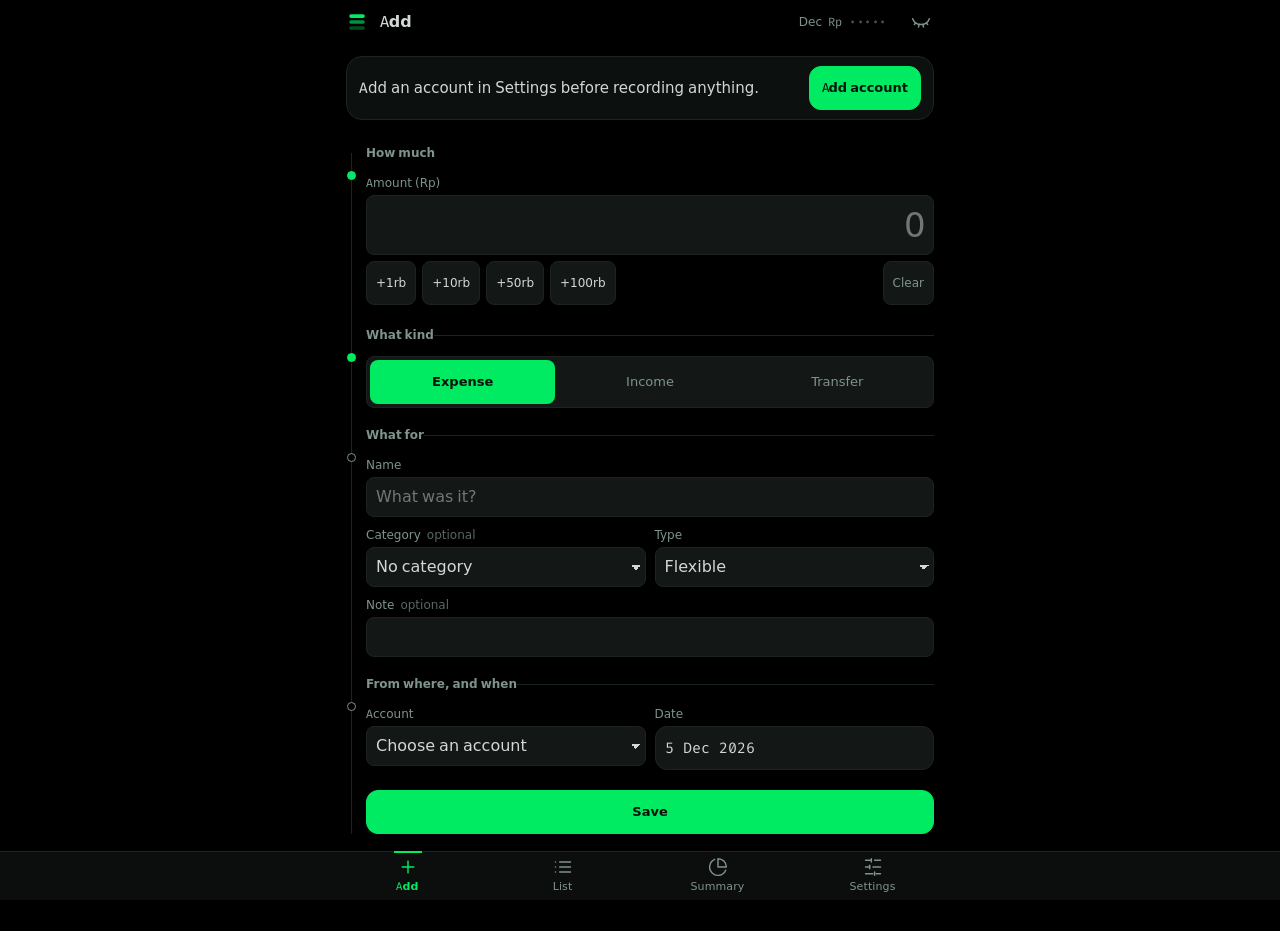
<file: index.html>
<!doctype html>
<html lang="en">
<head>
<meta charset="utf-8">
<meta name="viewport" content="width=device-width, initial-scale=1, viewport-fit=cover">
<title>Clengan</title>
<link rel="manifest" href="./manifest.json">
<!-- iOS ignores the manifest's icons for "Add to Home Screen". Without this
     link it uses a SCREENSHOT of the page as the home-screen icon. -->
<link rel="apple-touch-icon" href="./icons/icon-180.png">
<meta name="apple-mobile-web-app-title" content="Clengan">
<link rel="stylesheet" href="./styles.css">
<!-- Android Chrome's "Auto dark theme for web contents" algorithmically
     darkens any page that has NOT declared it handles both schemes itself.
     A peach page put through that comes out a muddy dark red — which is
     exactly the fault reported from a phone and never reproducible on a
     desktop, where no such feature exists. Declaring both schemes here is
     the documented opt-out: the app already ships its own light and dark
     tones and does not want a second one applied on top. -->
<meta name="color-scheme" content="light dark">
<meta name="theme-color" content="#000000">
<script>
/* Inline and before the stylesheet's first paint on purpose: app.js is a
   deferred module, so applying the tone there flashes graphite at a peach
   user on every launch. */
(function () {
  var t = localStorage.getItem('moneytrack-theme');
  if (t === 'peach') {
    document.documentElement.dataset.theme = 'peach';
    document.querySelector('meta[name="theme-color"]').content = '#F3CEC2';
  }
})();
</script>
</head>
<body>

<!-- The mark, defined once. Bars are token-driven: on carbon it is volt green
     stepping up, on peach it is the rose primary doing the same. A fixed green
     would sit on the peach canvas at barely 1.3:1. -->
<!-- C2, as chosen: three bars of equal length stepping in brightness only.
     I once tapered the lengths to stop it reading as a hamburger menu and
     shipped that without asking; it was reverted. If the menu confusion is
     ever worth solving, the fix is to drop the mark from the header, not to
     redraw it. -->
<svg class="sprite" aria-hidden="true"><symbol id="mark" viewBox="0 0 24 24">
  <rect x="3.5" y="16.5" width="17" height="4" rx="2" class="mark__bar mark__bar--1"/>
  <rect x="3.5" y="10" width="17" height="4" rx="2" class="mark__bar mark__bar--2"/>
  <rect x="3.5" y="3.5" width="17" height="4" rx="2" class="mark__bar mark__bar--3"/>
</symbol></svg>

<!-- Settings tile icons: Lucide, same single stroke weight as the tab bar.
     Defined once and referenced, so nine icons cost one sprite. -->
<svg class="sprite" aria-hidden="true">
  <symbol id="i-accounts" viewBox="0 0 24 24"><path d="M19 7V5a2 2 0 0 0-2-2H5a2 2 0 0 0 0 4h15a1 1 0 0 1 1 1v4"/><path d="M3 5v14a2 2 0 0 0 2 2h14a2 2 0 0 0 2-2v-3"/><path d="M18 12a2 2 0 0 0 0 4h4v-4Z"/></symbol>
  <symbol id="i-appearance" viewBox="0 0 24 24"><circle cx="12" cy="12" r="9"/><path d="M12 3v18"/><path d="M12 9a3 3 0 0 0 0 6"/></symbol>
  <symbol id="i-split" viewBox="0 0 24 24"><path d="M21.21 15.89A10 10 0 1 1 8 2.83"/><path d="M22 12A10 10 0 0 0 12 2v10z"/></symbol>
  <symbol id="i-funds" viewBox="0 0 24 24"><path d="m12 3 9 5-9 5-9-5 9-5Z"/><path d="m3 13 9 5 9-5"/></symbol>
  <symbol id="i-categories" viewBox="0 0 24 24"><path d="M3 7h13l5 5-5 5H3z"/><path d="M7 12h.01"/></symbol>
  <symbol id="i-backup" viewBox="0 0 24 24"><path d="M12 3v12"/><path d="m7 10 5 5 5-5"/><path d="M4 20h16"/></symbol>
  <symbol id="i-planner" viewBox="0 0 24 24"><path d="M14 3H7a2 2 0 0 0-2 2v14a2 2 0 0 0 2 2h10a2 2 0 0 0 2-2V8Z"/><path d="M14 3v5h5"/><path d="M9 13h6"/><path d="M9 17h4"/></symbol>
  <symbol id="i-recurring" viewBox="0 0 24 24"><path d="M17 2l4 4-4 4"/><path d="M3 11v-1a4 4 0 0 1 4-4h14"/><path d="M7 22l-4-4 4-4"/><path d="M21 13v1a4 4 0 0 1-4 4H3"/></symbol>
  <symbol id="i-sample" viewBox="0 0 24 24"><path d="m12 3 1.9 5.1L19 10l-5.1 1.9L12 17l-1.9-5.1L5 10l5.1-1.9Z"/><path d="M18 16v4"/><path d="M16 18h4"/></symbol>
  <symbol id="i-sync" viewBox="0 0 24 24"><path d="M12 3a9 9 0 0 1 9 9"/><path d="M12 21a9 9 0 0 1-9-9"/><path d="M18 9h3V6"/><path d="M6 15H3v3"/><circle cx="12" cy="12" r="2.5"/></symbol>
  <symbol id="i-eye" viewBox="0 0 24 24"><path d="M2.062 12.348a1 1 0 0 1 0-.696 10.75 10.75 0 0 1 19.876 0 1 1 0 0 1 0 .696 10.75 10.75 0 0 1-19.876 0"/><circle cx="12" cy="12" r="3"/></symbol>
  <symbol id="i-eye-closed" viewBox="0 0 24 24"><path d="m15 18-.722-3.25"/><path d="M2 8a10.645 10.645 0 0 0 20 0"/><path d="m20 15-1.726-2.05"/><path d="m4 15 1.726-2.05"/><path d="m9 18 .722-3.25"/></symbol>
  <symbol id="i-lock" viewBox="0 0 24 24"><rect width="18" height="11" x="3" y="11" rx="2" ry="2"/><path d="M7 11V7a5 5 0 0 1 10 0v4"/></symbol>
  <symbol id="i-version" viewBox="0 0 24 24"><path d="M3 12a9 9 0 0 1 15-6.7L21 8"/><path d="M21 3v5h-5"/><path d="M21 12a9 9 0 0 1-15 6.7L3 16"/><path d="M3 21v-5h5"/></symbol>
</svg>

<section class="view" id="view-add">
  <h1><svg class="mark" aria-hidden="true"><use href="#mark"/></svg><span class="h1-name">Add</span><span class="h1-meta amount" id="head-balance"></span><button type="button" class="privacy-toggle" aria-pressed="false" aria-label="Show amounts"><svg class="tile__icon" aria-hidden="true"><use href="#i-eye-closed"/></svg></button></h1>
  <div id="backup-nudge" class="card backup-nudge" role="status" hidden>
    <p id="backup-nudge-text"></p>
    <div class="backup-nudge__actions">
      <button type="button" class="dialog__cancel" id="backup-nudge-later">Later</button>
      <button type="button" class="primary" id="backup-nudge-export">Back up now</button>
    </div>
  </div>
  <!-- Without an account nothing can be saved, so the way out comes before
       the form, not halfway down it. Same one-line card as the backup nudge. -->
  <div id="add-setup" class="card backup-nudge is-compact" role="status" hidden>
    <p>Add an account in Settings before recording anything.</p>
    <div class="backup-nudge__actions">
      <button type="button" class="primary" id="add-setup-go">Add account</button>
    </div>
  </div>
  <!-- Four steps hung off one spine, rather than twelve fields stacked flat.
       The grouping is the same order the form always had — nothing moved
       between steps — so muscle memory and the tab order are unchanged. The
       <fieldset>s carry the grouping for assistive tech too; the spine and its
       nodes are drawn entirely in CSS and are aria-hidden by construction. -->
  <form id="add-form" class="spine">
    <fieldset class="node node--lead">
      <legend>How much</legend>
      <label for="add-amount">Amount (Rp)</label>
      <input type="text" id="add-amount" class="moneyfield" inputmode="numeric" autocomplete="off" placeholder="0" required>
      <div class="chips" role="group" aria-label="Add to amount">
        <button type="button" class="chip" data-add="1000" data-target="add-amount">+1rb</button>
        <button type="button" class="chip" data-add="10000" data-target="add-amount">+10rb</button>
        <button type="button" class="chip" data-add="50000" data-target="add-amount">+50rb</button>
        <button type="button" class="chip" data-add="100000" data-target="add-amount">+100rb</button>
        <button type="button" class="chip chip--clear" data-clear="add-amount">Clear</button>
      </div>
    </fieldset>

    <fieldset class="node node--lead">
      <legend>What kind</legend>
      <div id="add-kind" role="group" aria-label="Kind">
        <label><input type="radio" name="kind" value="expense" checked> Expense</label>
        <label><input type="radio" name="kind" value="income"> Income</label>
        <label><input type="radio" name="kind" value="transfer"> Transfer</label>
      </div>
    </fieldset>

    <fieldset class="node">
      <legend>What for</legend>
      <label for="add-name">Name</label>
      <input type="text" id="add-name" placeholder="What was it?">

      <div class="pair">
        <div id="add-category-wrap">
          <label for="add-category">Category <span class="label-optional">optional</span></label>
          <select id="add-category"></select>
        </div>
        <div id="add-bucket-wrap">
          <label for="add-bucket">Type</label>
          <select id="add-bucket">
            <option value="flexible">Flexible</option>
            <option value="fixed">Fixed</option>
          </select>
        </div>
      </div>

      <label for="add-note">Note <span class="label-optional">optional</span></label>
      <input type="text" id="add-note">
    </fieldset>

    <fieldset class="node">
      <legend>From where, and when</legend>
      <!-- Date sits in the pair rather than on its own row. On an expense the
           second column was empty anyway, and that row was the difference
           between the Save button being on the screen and below it. On a
           transfer the third field wraps, which is the rarer case. -->
      <div class="pair">
        <div><label for="add-account" id="add-account-label">Account</label>
          <select id="add-account" required></select></div>
        <div id="add-to-wrap" hidden><label for="add-to">To account</label>
          <select id="add-to"></select></div>
        <div>
          <label for="add-date">Date</label>
          <div class="datefield">
            <button type="button" id="add-date-button" aria-haspopup="dialog" aria-expanded="false"></button>
            <input type="hidden" id="add-date">
            <div class="calendar" id="add-date-popup" role="dialog" aria-label="Choose a date" hidden></div>
          </div>
        </div>
      </div>
    </fieldset>

    <button type="submit" class="primary">Save</button>
    <p id="add-status" role="status"></p>
  </form>
</section>
<section class="view" id="view-list" hidden>
  <h1><svg class="mark" aria-hidden="true"><use href="#mark"/></svg><span class="h1-name">List</span><span class="h1-meta amount" id="head-list-total"></span><button type="button" class="privacy-toggle" aria-pressed="false" aria-label="Show amounts"><svg class="tile__icon" aria-hidden="true"><use href="#i-eye-closed"/></svg></button></h1>
  <label for="list-search">Search</label>
  <input type="search" id="list-search" placeholder="Name, category, account, note" autocomplete="off" enterkeyhint="search">
  <!-- Two filters that narrow whatever is listed — a period or a search — and
       the eye for the rows' own amounts. The title bar's eye is the master:
       it shows or hides everything, this one only the list. -->
  <div class="filters filters--compact filters--list" role="group" aria-label="Filter the list">
    <div class="filters__field">
      <label for="list-category" class="visually-hidden">Category</label>
      <select id="list-category"></select>
    </div>
    <div class="filters__field">
      <label for="list-account" class="visually-hidden">Account</label>
      <select id="list-account"></select>
    </div>
    <button type="button" class="privacy-toggle privacy-toggle--section" data-scope="list" data-name="the list" aria-pressed="false" aria-label="Show amounts in the list"><svg class="tile__icon" aria-hidden="true"><use href="#i-eye-closed"/></svg></button>
  </div>
  <div class="period">
    <div class="datefield monthfield">
      <button type="button" id="list-month-button" aria-haspopup="dialog" aria-expanded="false" aria-label="Month"></button>
      <input type="hidden" id="list-month">
      <div class="calendar" id="list-month-popup" role="dialog" aria-label="Choose a month" hidden></div>
    </div>
    <div class="seg" role="group" aria-label="Show" id="list-period">
      <button type="button" class="seg__button" data-period="month" aria-pressed="true">Month</button>
      <button type="button" class="seg__button" data-period="year" aria-pressed="false">Year</button>
      <button type="button" class="seg__button" data-period="all" aria-pressed="false">All</button>
    </div>
  </div>
  <p id="list-status" role="status"></p>
  <ul id="list-rows" class="rows spine"></ul>
  <div id="list-empty" class="empty" hidden>
    <svg class="empty__mark" aria-hidden="true"><use href="#mark"/></svg>
    <p class="empty__title">Nothing recorded this month</p>
    <p class="empty__body">Anything you add on the Add tab shows up here, newest first.</p>
  </div>
  <div id="list-nomatch" class="empty" hidden>
    <svg class="empty__mark" aria-hidden="true"><use href="#mark"/></svg>
    <p class="empty__title">Nothing matches</p>
    <p class="empty__body" id="list-nomatch-body">Search covers every month, and looks at the name, category, account and note.</p>
  </div>
</section>
<section class="view" id="view-summary" hidden>
  <h1><svg class="mark" aria-hidden="true"><use href="#mark"/></svg><span class="h1-name">Summary</span><button type="button" class="privacy-toggle" aria-pressed="false" aria-label="Show amounts"><svg class="tile__icon" aria-hidden="true"><use href="#i-eye-closed"/></svg></button></h1>
  <div class="period">
    <div class="datefield monthfield">
      <button type="button" id="summary-month-button" aria-haspopup="dialog" aria-expanded="false" aria-label="Month"></button>
      <input type="hidden" id="summary-month">
      <div class="calendar" id="summary-month-popup" role="dialog" aria-label="Choose a month" hidden></div>
    </div>
    <div class="seg" role="group" aria-label="Period" id="summary-period">
      <button type="button" class="seg__button" data-period="month" aria-pressed="true">Month</button>
      <button type="button" class="seg__button" data-period="year" aria-pressed="false">Year</button>
    </div>
  </div>
  <p id="summary-status" role="status"></p>

  <div class="spine">
  <div class="card stats node">
    <div class="stat stat--balance"><span class="stat__label">Balance<button type="button" class="privacy-toggle privacy-toggle--section" data-scope="balance" data-name="Balance" aria-pressed="false" aria-label="Show amounts in Balance"><svg class="tile__icon" aria-hidden="true"><use href="#i-eye-closed"/></svg></button></span><span class="amount" id="stat-balance">Rp 0</span></div>
    <div class="stat stat--net"><span class="stat__label">Net</span><span class="amount" id="stat-net">Rp 0</span></div>
    <div class="stat"><span class="stat__label">Income</span><span class="amount amount--in" id="stat-income">Rp 0</span></div>
    <div class="stat"><span class="stat__label">Spent</span><span class="amount amount--out" id="stat-spent">Rp 0</span></div>
  </div>

  <div class="card node">
    <h2 class="section-head">Spending by category<button type="button" class="privacy-toggle privacy-toggle--section" data-scope="spending" data-name="Spending by category" aria-pressed="false" aria-label="Show amounts in Spending by category"><svg class="tile__icon" aria-hidden="true"><use href="#i-eye-closed"/></svg></button></h2>
    <div class="filters filters--compact" role="group" aria-label="Filter this chart">
      <div class="filters__field">
        <label for="pie-account" class="visually-hidden">Account</label>
        <select id="pie-account"></select>
      </div>
      <div class="filters__field">
        <label for="pie-bucket" class="visually-hidden">Bucket</label>
        <select id="pie-bucket">
          <option value="">All buckets</option>
          <option value="fixed">Fixed</option>
          <option value="flexible">Flexible</option>
          <option value="none">No bucket</option>
        </select>
      </div>
    </div>
    <svg id="pie" viewBox="0 0 100 100" role="img" aria-labelledby="pie-desc"></svg>
    <p id="pie-desc" class="visually-hidden"></p>
    <div id="bars" class="figures figures--legend"></div>
    <div id="bars-empty" class="empty empty--inline" hidden>
      <svg class="empty__mark" aria-hidden="true"><use href="#mark"/></svg>
      <p class="empty__title">No spending in this view</p>
      <p class="empty__body">Widen the filters above, or record a transaction.</p>
    </div>
  </div>

  <div class="card node">
    <h2 class="section-head">Budget<button type="button" class="privacy-toggle privacy-toggle--section" data-scope="budget" data-name="Budget" aria-pressed="false" aria-label="Show amounts in Budget"><svg class="tile__icon" aria-hidden="true"><use href="#i-eye-closed"/></svg></button></h2>
    <div id="budget" class="dials"></div>
    <p id="budget-note"></p>
    <div id="limits" hidden>
      <h3 class="group__heading">Category limits</h3>
      <div id="limit-dials" class="dials"></div>
    </div>
    <div class="chips">
      <button type="button" class="chip" id="budget-edit">Edit budget</button>
    </div>
  </div>

  <div class="card node">
    <h2 class="section-head">Savings by fund<button type="button" class="privacy-toggle privacy-toggle--section" data-scope="funds" data-name="Savings by fund" aria-pressed="false" aria-label="Show amounts in Savings by fund"><svg class="tile__icon" aria-hidden="true"><use href="#i-eye-closed"/></svg></button></h2>
    <div id="funds" class="funds"></div>
    <p id="funds-note"></p>
  </div>

  <div class="card node">
    <h2>Net, last 6 months</h2>
    <svg id="trend" viewBox="0 0 300 80" role="img" aria-labelledby="trend-desc"></svg>
    <p id="trend-desc" class="visually-hidden"></p>
  </div>

  <div class="card node">
    <h2 class="section-head">Balances<button type="button" class="privacy-toggle privacy-toggle--section" data-scope="balances" data-name="Balances" aria-pressed="false" aria-label="Show amounts in Balances"><svg class="tile__icon" aria-hidden="true"><use href="#i-eye-closed"/></svg></button></h2>
    <div id="balances" class="figures"></div>
  </div>
  </div>
</section>
<section class="view" id="view-settings" hidden>
  <h1><svg class="mark" aria-hidden="true"><use href="#mark"/></svg><span class="h1-name">Settings</span><button type="button" class="privacy-toggle" aria-pressed="false" aria-label="Show amounts"><svg class="tile__icon" aria-hidden="true"><use href="#i-eye-closed"/></svg></button></h1>

  <!-- One page at a time, chosen from a rail of every section on the right.
       The rail is built by settings.js from the sections below, so a section
       added here appears there; a section marked setting--off (Sync, until
       it has a server) is left out. The search reads every word inside every
       section, not just the titles. -->
  <div class="settings">
    <label for="settings-search" class="visually-hidden">Search settings</label>
    <input type="search" id="settings-search" placeholder="Search settings" autocomplete="off" enterkeyhint="search">
    <p id="settings-hits" class="settings__hits" role="status"></p>
    <div class="settings__body">
    <div class="settings__page">

  <section class="setting" id="setting-accounts" data-short="Accounts" aria-labelledby="setting-accounts-title">
    <header class="setting__head"><svg class="tile__icon" aria-hidden="true"><use href="#i-accounts"/></svg><h2 id="setting-accounts-title">Accounts</h2><span class="tile__state" id="state-accounts"></span></header>
    <p class="hint">Nothing can be recorded until an account exists. The balance you enter is the starting point; every transaction moves it from there.</p>
    <form id="account-form">
      <label for="account-name">Name</label>
      <input type="text" id="account-name" required>
      <label for="account-opening">Initial balance (Rp)</label>
      <input type="text" id="account-opening" class="moneyfield" inputmode="numeric" autocomplete="off" value="0">
      <div class="chips" role="group" aria-label="Add to initial balance">
        <button type="button" class="chip" data-add="100000" data-target="account-opening">+100rb</button>
        <button type="button" class="chip" data-add="1000000" data-target="account-opening">+1jt</button>
        <button type="button" class="chip" data-add="10000000" data-target="account-opening">+10jt</button>
        <button type="button" class="chip chip--clear" data-clear="account-opening">Clear</button>
      </div>
      <button type="submit" class="primary">Save account</button>
    </form>
    <p id="account-status" role="status"></p>
    <ul id="account-list" class="rows"></ul>

    <label for="default-account">Default account</label>
    <p class="hint">Pre-selected on the Add form, so the account you use most is already chosen. You can still pick another on any transaction.</p>
    <select id="default-account"></select>
  </section>

  <section class="setting" id="setting-appearance" data-short="Theme" aria-labelledby="setting-appearance-title">
    <header class="setting__head"><svg class="tile__icon" aria-hidden="true"><use href="#i-appearance"/></svg><h2 id="setting-appearance-title">Appearance</h2><span class="tile__state" id="state-theme"></span></header>
    <label for="theme-select">Colour tone</label>
    <select id="theme-select">
      <option value="graphite">Carbon &amp; volt</option>
      <option value="peach">Rose room</option>
    </select>
  </section>

  <!-- Kept on this device only (localStorage), never in the settings store
       that sync would upload: a PIN is about who is holding this phone. -->
  <section class="setting" id="setting-pin" data-short="Privacy" aria-labelledby="setting-pin-title">
    <header class="setting__head"><svg class="tile__icon" aria-hidden="true"><use href="#i-lock"/></svg><h2 id="setting-pin-title">Privacy</h2><span class="tile__state" id="state-pin"></span></header>
    <fieldset class="pin-ask" id="open-mode">
      <legend>When the app opens, amounts are</legend>
      <label><input type="radio" name="open-mode" value="hidden" checked> Hidden until an eye is tapped</label>
      <label><input type="radio" name="open-mode" value="shown"> Shown</label>
    </fieldset>
    <p class="hint" id="open-mode-pin" hidden>Always hidden while a PIN is set, or opening the app would skip it.</p>
    <p class="hint">With a PIN, showing them asks for four digits first. It is a privacy screen, not a lock: nothing is encrypted, and exports still carry every figure.</p>
    <div id="pin-off">
      <button type="button" class="primary" id="pin-set">Set a PIN</button>
    </div>
    <div id="pin-on" hidden>
      <fieldset class="pin-ask">
        <legend>Ask for the PIN</legend>
        <label><input type="radio" name="pin-ask" value="every" checked> Every time amounts are shown</label>
        <label><input type="radio" name="pin-ask" value="leave"> Once, then again after leaving the app</label>
        <label class="pin-ask__minutes"><input type="radio" name="pin-ask" value="minutes"> At most every <input type="number" id="pin-minutes" min="1" max="240" step="1" value="5" inputmode="numeric" aria-label="Minutes between asks"> minutes</label>
      </fieldset>
      <div class="chips">
        <button type="button" class="chip" id="pin-change">Change PIN</button>
        <button type="button" class="chip" id="pin-remove">Remove PIN</button>
        <button type="button" class="chip chip--clear" id="pin-forgot">Forgot the PIN?</button>
      </div>
    </div>
    <p id="pin-status" role="status"></p>
  </section>

  <section class="setting" id="setting-split" data-short="Budget" aria-labelledby="setting-split-title">
    <header class="setting__head"><svg class="tile__icon" aria-hidden="true"><use href="#i-split"/></svg><h2 id="setting-split-title">Budget split</h2><span class="tile__state amount" id="state-split"></span></header>
    <form id="split-form">
      <label for="split-fixed">Fixed %</label>
      <input type="number" id="split-fixed" min="0" max="100" step="1" required>
      <label for="split-flexible">Flexible %</label>
      <input type="number" id="split-flexible" min="0" max="100" step="1" required>
      <label for="split-savings">Savings %</label>
      <input type="number" id="split-savings" min="0" max="100" step="1" required>
      <button type="submit" class="primary">Save split</button>
    </form>
    <p id="split-status" role="status"></p>
    <h3 class="group__heading">Months with their own plan</h3>
    <p class="hint">A month can have its own split or rupiah limits. Others use the split above.</p>
    <ul id="plan-list" class="rows"></ul>
    <label for="plan-month-button">Give a month its own plan</label>
    <div class="datefield monthfield">
      <button type="button" id="plan-month-button" aria-haspopup="dialog" aria-expanded="false"></button>
      <input type="hidden" id="plan-month">
      <div class="calendar" id="plan-month-popup" role="dialog" aria-label="Choose a month" hidden></div>
    </div>
    <h3 class="group__heading">Category limits</h3>
    <p class="hint">A monthly cap per spending category, shown on the Budget card. It holds until a later month sets its own.</p>
    <label for="limits-month-button">Set limits from a month</label>
    <div class="datefield monthfield">
      <button type="button" id="limits-month-button" aria-haspopup="dialog" aria-expanded="false"></button>
      <input type="hidden" id="limits-month">
      <div class="calendar" id="limits-month-popup" role="dialog" aria-label="Choose a month" hidden></div>
    </div>
  </section>

  <section class="setting" id="setting-funds" data-short="Funds" aria-labelledby="setting-funds-title">
    <header class="setting__head"><svg class="tile__icon" aria-hidden="true"><use href="#i-funds"/></svg><h2 id="setting-funds-title">Savings funds</h2><span class="tile__state" id="state-funds"></span></header>
    <p class="hint">Shares of what each month actually saves, unspent budget included. Must total 100%.</p>
    <ul id="fund-list" class="rows"></ul>
    <h3 class="group__heading">Add or change a fund</h3>
    <form id="fund-form">
      <label for="fund-name">Name</label>
      <input type="text" id="fund-name" required>
      <label for="fund-percent">Share %</label>
      <input type="number" id="fund-percent" min="0" max="100" step="1" required>
      <button type="submit" class="primary">Save fund</button>
    </form>
    <p class="hint">Using an existing name changes that fund's share.</p>
    <p id="fund-status" role="status"></p>
  </section>

  <section class="setting" id="setting-categories" data-short="Categories" aria-labelledby="setting-categories-title">
    <header class="setting__head"><svg class="tile__icon" aria-hidden="true"><use href="#i-categories"/></svg><h2 id="setting-categories-title">Categories</h2><span class="tile__state" id="state-categories"></span></header>
    <form id="category-form">
      <label for="category-name">Name</label>
      <input type="text" id="category-name" required>
      <label for="category-kind">Kind</label>
      <select id="category-kind">
        <option value="expense">Expense</option>
        <option value="income">Income</option>
      </select>
      <button type="submit" class="primary">Save category</button>
    </form>
    <p id="category-status" role="status"></p>
    <p class="hint">Drag a category between the two groups to change whether it is an expense or income.</p>
    <h3 class="group__heading">Expense</h3>
    <ul id="category-list-expense" class="rows rows--drop"></ul>
    <p class="group__empty" id="category-empty-expense" hidden>No expense categories. Drag one here.</p>
    <h3 class="group__heading">Income</h3>
    <ul id="category-list-income" class="rows rows--drop"></ul>
    <p class="group__empty" id="category-empty-income" hidden>No income categories. Drag one here.</p>
  </section>

  <section class="setting" id="setting-recurring" data-short="Recurring" aria-labelledby="setting-recurring-title">
    <header class="setting__head"><svg class="tile__icon" aria-hidden="true"><use href="#i-recurring"/></svg><h2 id="setting-recurring-title">Recurring</h2><span class="tile__state" id="state-recurring"></span></header>
    <p class="hint">A rule never files anything on its own. When one is due, Clengan lists it and waits for you to approve it.</p>
    <form id="recurring-form">
      <label for="recurring-name">Name</label>
      <input type="text" id="recurring-name" required placeholder="Apartment rent">
      <label for="recurring-amount">Amount</label>
      <input type="text" id="recurring-amount" class="moneyfield" inputmode="numeric" required>
      <label for="recurring-kind">Kind</label>
      <select id="recurring-kind">
        <option value="expense">Expense</option>
        <option value="income">Income</option>
      </select>
      <label for="recurring-category">Category</label>
      <select id="recurring-category"></select>
      <label for="recurring-account">Account</label>
      <select id="recurring-account"></select>
      <label for="recurring-day">Day of month</label>
      <input type="number" id="recurring-day" min="1" max="31" value="1" required>
      <p class="hint">A day past the end of a short month falls on its last day.</p>
      <button type="submit" class="primary">Save rule</button>
    </form>
    <p id="recurring-status" role="status"></p>
    <ul id="recurring-list" class="rows"></ul>
  </section>

  <section class="setting" id="setting-io" data-short="Import" aria-labelledby="setting-io-title">
    <header class="setting__head"><svg class="tile__icon" aria-hidden="true"><use href="#i-backup"/></svg><h2 id="setting-io-title">Import &amp; export</h2><span class="tile__state" id="state-io">Excel in, Excel out</span></header>
    <p id="storage-status" class="hint"></p>
    <button type="button" class="primary" id="export-button">Export to Excel</button>
    <label for="import-input">Import from Excel</label>
    <input type="file" id="import-input" accept=".xlsx,.xls">
    <p id="io-status" role="status"></p>
  </section>

  <section class="setting" id="setting-planner" data-short="Planner" aria-labelledby="setting-planner-title">
    <header class="setting__head"><svg class="tile__icon" aria-hidden="true"><use href="#i-planner"/></svg><h2 id="setting-planner-title">Import a planner</h2><span class="tile__state">One-off, adds rows</span></header>
    <p class="hint">Reads a spreadsheet once. Any table with a Category (or Item) column and an Amount (or Cost) column is found wherever it sits, with Date and Note if it has them. A table under a Fixed or Flexible heading keeps that bucket. Adds to what is already here rather than replacing it.</p>
    <label for="planner-account">File rows under account</label>
    <input type="text" id="planner-account" value="Imported" required>
    <label for="planner-input">Planner workbook</label>
    <input type="file" id="planner-input" accept=".xlsx,.xls">
    <p id="planner-status" role="status"></p>
  </section>

  <section class="setting" id="setting-sample" data-short="Sample" aria-labelledby="setting-sample-title">
    <header class="setting__head"><svg class="tile__icon" aria-hidden="true"><use href="#i-sample"/></svg><h2 id="setting-sample-title">Sample data</h2><span class="tile__state">Six made-up months</span></header>
    <p class="hint">Fills the app with six months of made-up transactions, across four accounts, so every screen has something to show. Added alongside anything already here, never in place of it — and every row is labelled in its note, so Remove takes back exactly what Load added.</p>
    <button type="button" class="primary" id="sample-button">Load sample data</button>
    <button type="button" class="secondary" id="sample-remove">Remove sample data</button>
    <p id="sample-status" role="status"></p>
  </section>

  <!-- Off unless asked for. Every installed copy of this app has data and
       never agreed to an account, so the tile reads "Off" until someone
       chooses otherwise and the app works exactly as before if they never do. -->
  <!-- Hidden until sync has a hosted server; remove `hidden` to bring it back. -->
  <section class="setting setting--off" id="setting-sync" data-short="Sync" aria-labelledby="setting-sync-title" hidden>
    <header class="setting__head"><svg class="tile__icon" aria-hidden="true"><use href="#i-sync"/></svg><h2 id="setting-sync-title">Sync</h2><span class="tile__state" id="state-sync">Off</span></header>
    <p class="hint">Keep the same ledger on more than one device. Everything is encrypted on this device before it is sent, so the server stores what it cannot read.</p>

    <div id="sync-signed-out">
      <form id="sync-form">
        <label for="sync-email">Email</label>
        <input type="email" id="sync-email" autocomplete="username" required>
        <label for="sync-password">Password</label>
        <input type="password" id="sync-password" autocomplete="current-password" required>
        <div class="pair">
          <div><button type="submit" class="primary" id="sync-signin">Sign in</button></div>
          <div><button type="button" class="secondary" id="sync-signup">Create account</button></div>
        </div>
      </form>
      <p class="hint">There is no password reset. The password is what decrypts your records, so nobody — including whoever runs the server — can recover it for you. Creating an account gives you a recovery code; that code is the only other way in.</p>
    </div>

    <div id="sync-signed-in" hidden>
      <p class="hint" id="sync-account"></p>
      <button type="button" class="primary" id="sync-now">Sync now</button>
      <button type="button" class="secondary" id="sync-signout">Sign out on this device</button>
      <p class="hint">Signing out leaves every record on this device. It only forgets the account.</p>
      <button type="button" class="secondary" id="sync-delete">Delete sync account</button>
      <p class="hint">Erases the account and every encrypted copy on the server, for all your devices. The records on this device stay.</p>
    </div>

    <p id="sync-status" role="status"></p>
    <label for="sync-server">Server</label>
    <input type="url" id="sync-server" placeholder="https://…" autocomplete="off">
    <p class="hint">No server is provided. Point this at one you run yourself — see <code>server/</code> in the repository.</p>
  </section>

  <section class="setting" id="setting-version" data-short="Version" aria-labelledby="setting-version-title">
    <header class="setting__head"><svg class="tile__icon" aria-hidden="true"><use href="#i-version"/></svg><h2 id="setting-version-title">App version</h2><span class="tile__state" id="state-version"></span></header>
    <p class="hint">The shell is served from an offline cache, so a stale one keeps showing old numbers with no sign anything is wrong. This names the version actually running and forces a fresh copy.</p>
    <p id="version-status" role="status"></p>
    <!-- When the running version was released and what it changed, from
         changelog.js. Left out of the Settings search (data-nosearch): its
         words name other sections' features and would match every query. -->
    <div id="version-news" class="news" data-nosearch hidden>
      <p class="news__when" id="version-when"></p>
      <h3 class="group__heading">What&rsquo;s new</h3>
      <ul class="news__list" id="version-notes"></ul>
      <details class="news__earlier">
        <summary>Earlier updates</summary>
        <div id="version-earlier"></div>
      </details>
    </div>
    <button type="button" class="primary" id="update-button">Fetch the latest version</button>
    <h3 class="group__heading">Diagnostics</h3>
    <p class="hint">Read this out if something looks wrong on your device. It is the only way I can see what your phone is actually rendering.</p>
    <pre id="diagnostics" class="diagnostics"></pre>
    <button type="button" class="secondary" id="copy-diagnostics">Copy diagnostics</button>
  </section>
    </div>
    <nav class="settings__rail" id="settings-rail" aria-label="Settings sections"></nav>
    </div>
  </div>
</section>

<!-- Icons: Lucide (plus, list, pie-chart, sliders-horizontal), one stroke weight. -->
<nav class="tabbar">
  <button data-view="add" aria-current="page">
    <svg viewBox="0 0 24 24" aria-hidden="true"><path d="M5 12h14"/><path d="M12 5v14"/></svg>Add
  </button>
  <button data-view="list">
    <svg viewBox="0 0 24 24" aria-hidden="true"><path d="M8 6h13"/><path d="M8 12h13"/><path d="M8 18h13"/><path d="M3 6h.01"/><path d="M3 12h.01"/><path d="M3 18h.01"/></svg>List
  </button>
  <button data-view="summary">
    <svg viewBox="0 0 24 24" aria-hidden="true"><path d="M21.21 15.89A10 10 0 1 1 8 2.83"/><path d="M22 12A10 10 0 0 0 12 2v10z"/></svg>Summary
  </button>
  <button data-view="settings">
    <svg viewBox="0 0 24 24" aria-hidden="true"><path d="M21 4h-7"/><path d="M10 4H3"/><path d="M21 12h-9"/><path d="M8 12H3"/><path d="M21 20h-5"/><path d="M12 20H3"/><path d="M10 2v4"/><path d="M8 10v4"/><path d="M14 18v4"/></svg>Settings
  </button>
</nav>

<script src="./vendor/xlsx.full.min.js"></script>
<!-- motion 13.1.1 UMD build; exposes window.Motion. Vendored, no build step. -->
<script src="./vendor/motion.js"></script>
<script type="module" src="./app.js"></script>
</body>
</html>
</file>
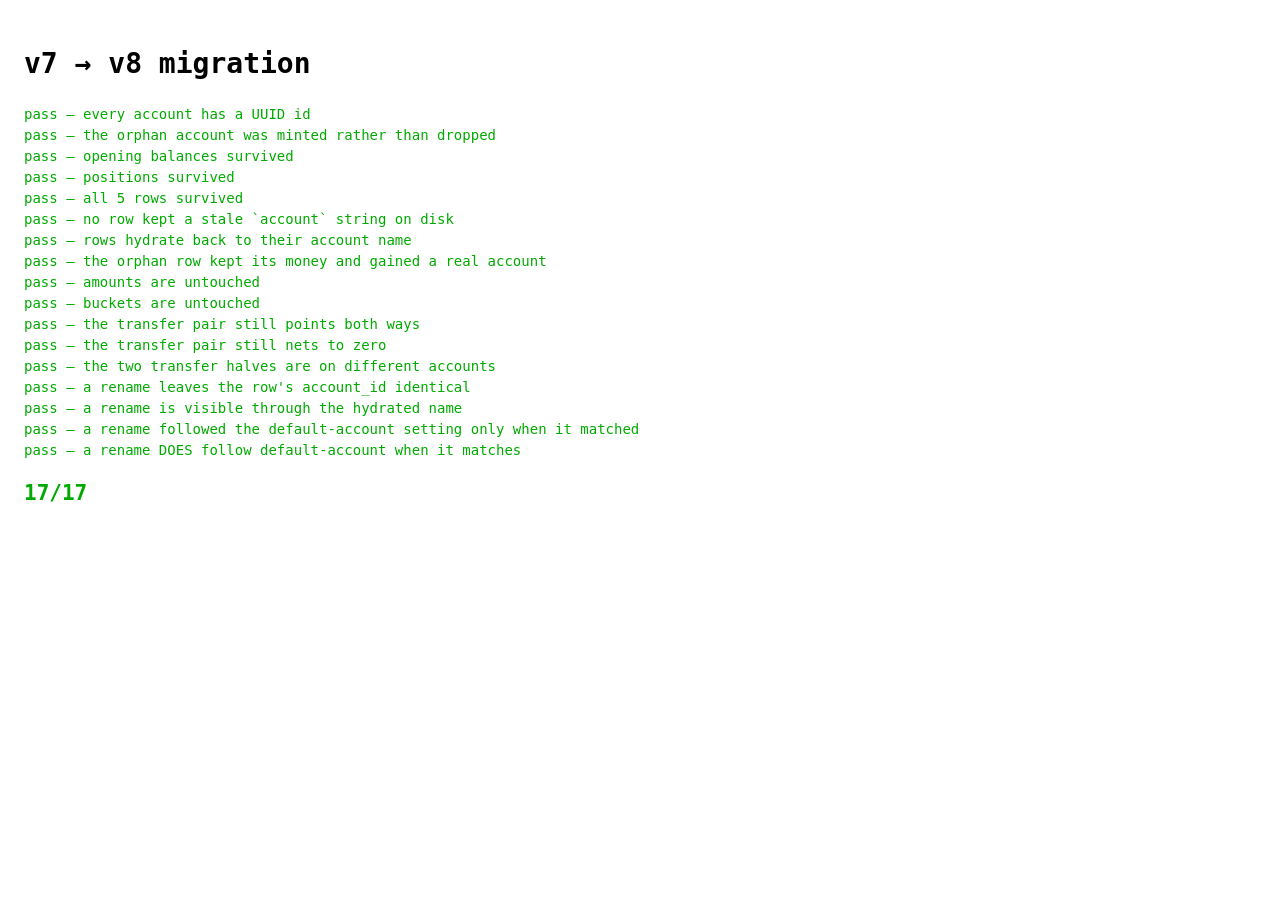
<file: migration-test.html>
<!doctype html>
<meta charset="utf-8">
<title>v8 migration test</title>
<style>body{font:14px/1.5 monospace;padding:1rem}.ok{color:#0a0}.bad{color:#c00}</style>
<h1>v7 → v8 migration</h1>
<div id="out"></div>
<script type="module">
// Builds a REAL v7 database, then lets db.js open it and run the actual v8
// migration. openDb memoises on its first call, so this page must make that
// call itself and must be the only thing on it.
//
// The database name is throwaway and is deleted at the end. It is never
// 'moneytrack'.
const NAME = 'moneytrack-migration-test';
const out = document.getElementById('out');
const results = [];
const check = (label, condition) => {
  results.push({ label, pass: !!condition });
  out.innerHTML = results
    .map((r) => `<div class="${r.pass ? 'ok' : 'bad'}">${r.pass ? 'pass' : 'FAIL'} — ${r.label}</div>`)
    .join('');
};

await new Promise((resolve) => {
  const wipe = indexedDB.deleteDatabase(NAME);
  wipe.onsuccess = resolve;
  wipe.onerror = resolve;
  wipe.onblocked = resolve;
});

// The v7 schema, written out by hand: accounts keyed by name, transactions
// carrying an `account` string and an index over it.
const seeded = await new Promise((resolve, reject) => {
  const request = indexedDB.open(NAME, 7);
  request.onupgradeneeded = () => {
    const database = request.result;
    const txns = database.createObjectStore('transactions', { keyPath: 'id' });
    txns.createIndex('date', 'date');
    txns.createIndex('account', 'account');
    txns.createIndex('transfer_id', 'transfer_id');
    database.createObjectStore('accounts', { keyPath: 'name' });
    database.createObjectStore('categories', { keyPath: 'name' });
    database.createObjectStore('settings', { keyPath: 'key' });
    database.createObjectStore('funds', { keyPath: 'name' });
    database.createObjectStore('recurring', { keyPath: 'id' });
  };
  request.onsuccess = () => resolve(request.result);
  request.onerror = () => reject(request.error);
});

await new Promise((resolve, reject) => {
  const tx = seeded.transaction(['transactions', 'accounts', 'settings'], 'readwrite');
  const accounts = tx.objectStore('accounts');
  accounts.put({ name: 'Everyday', opening_balance: 100000, position: 0 });
  accounts.put({ name: 'Savings', opening_balance: 500000, position: 1 });
  const txns = tx.objectStore('transactions');
  txns.put({ id: 'a', date: '2026-01-02', account: 'Everyday', amount: -1250, category: 'Food', bucket: 'flexible', transfer_id: null, note: '' });
  txns.put({ id: 'b', date: '2026-01-03', account: 'Savings', amount: 900000, category: 'Salary', bucket: null, transfer_id: null, note: '' });
  // A transfer pair, which must survive with both halves intact.
  txns.put({ id: 'out', date: '2026-01-05', account: 'Everyday', amount: -25000, category: 'Transfer', bucket: null, transfer_id: 'in', note: '' });
  txns.put({ id: 'in', date: '2026-01-05', account: 'Savings', amount: 25000, category: 'Transfer', bucket: null, transfer_id: 'out', note: '' });
  // An orphan: a row naming an account with no record, as a hand-edited
  // Excel import can produce. Its money must not vanish.
  txns.put({ id: 'orphan', date: '2026-01-06', account: 'Ghost', amount: -4200, category: 'Food', bucket: 'fixed', transfer_id: null, note: '' });
  tx.objectStore('settings').put({ key: 'default-account', value: 'Savings' });
  tx.oncomplete = resolve;
  tx.onerror = () => reject(tx.error);
});
seeded.close();

const db = await import('./db.js');
await db.openDb(NAME);

const rows = await db.allTransactions();
const accounts = await db.allAccounts();

check('every account has a UUID id', accounts.length === 3 && accounts.every((a) => typeof a.id === 'string' && a.id.length === 36));
check('the orphan account was minted rather than dropped', accounts.some((a) => a.name === 'Ghost'));
check('opening balances survived', accounts.find((a) => a.name === 'Savings').opening_balance === 500000);
check('positions survived', accounts.find((a) => a.name === 'Everyday').position === 0);

check('all 5 rows survived', rows.length === 5);
check('no row kept a stale `account` string on disk', rows.every((r) => typeof r.account_id === 'string'));
check('rows hydrate back to their account name', rows.find((r) => r.id === 'a').account === 'Everyday');
check('the orphan row kept its money and gained a real account', rows.find((r) => r.id === 'orphan').account === 'Ghost' && rows.find((r) => r.id === 'orphan').amount === -4200);
check('amounts are untouched', rows.find((r) => r.id === 'b').amount === 900000);
check('buckets are untouched', rows.find((r) => r.id === 'a').bucket === 'flexible');
check('the transfer pair still points both ways', rows.find((r) => r.id === 'out').transfer_id === 'in' && rows.find((r) => r.id === 'in').transfer_id === 'out');
check('the transfer pair still nets to zero', rows.find((r) => r.id === 'out').amount + rows.find((r) => r.id === 'in').amount === 0);
check('the two transfer halves are on different accounts', rows.find((r) => r.id === 'out').account !== rows.find((r) => r.id === 'in').account);

// The payoff: a rename must now leave every transaction row alone.
const before = rows.find((r) => r.id === 'a').account_id;
await db.renameAccount('Everyday', 'Daily');
const after = await db.allTransactions();
check('a rename leaves the row\'s account_id identical', after.find((r) => r.id === 'a').account_id === before);
check('a rename is visible through the hydrated name', after.find((r) => r.id === 'a').account === 'Daily');
check('a rename followed the default-account setting only when it matched', await db.getSetting('default-account', '') === 'Savings');
await db.renameAccount('Savings', 'Vault');
check('a rename DOES follow default-account when it matches', await db.getSetting('default-account', '') === 'Vault');

const passed = results.filter((r) => r.pass).length;
out.innerHTML += `<h2 class="${passed === results.length ? 'ok' : 'bad'}">${passed}/${results.length}</h2>`;
window.__migration = { passed, total: results.length, failures: results.filter((r) => !r.pass).map((r) => r.label) };
</script>
</file>
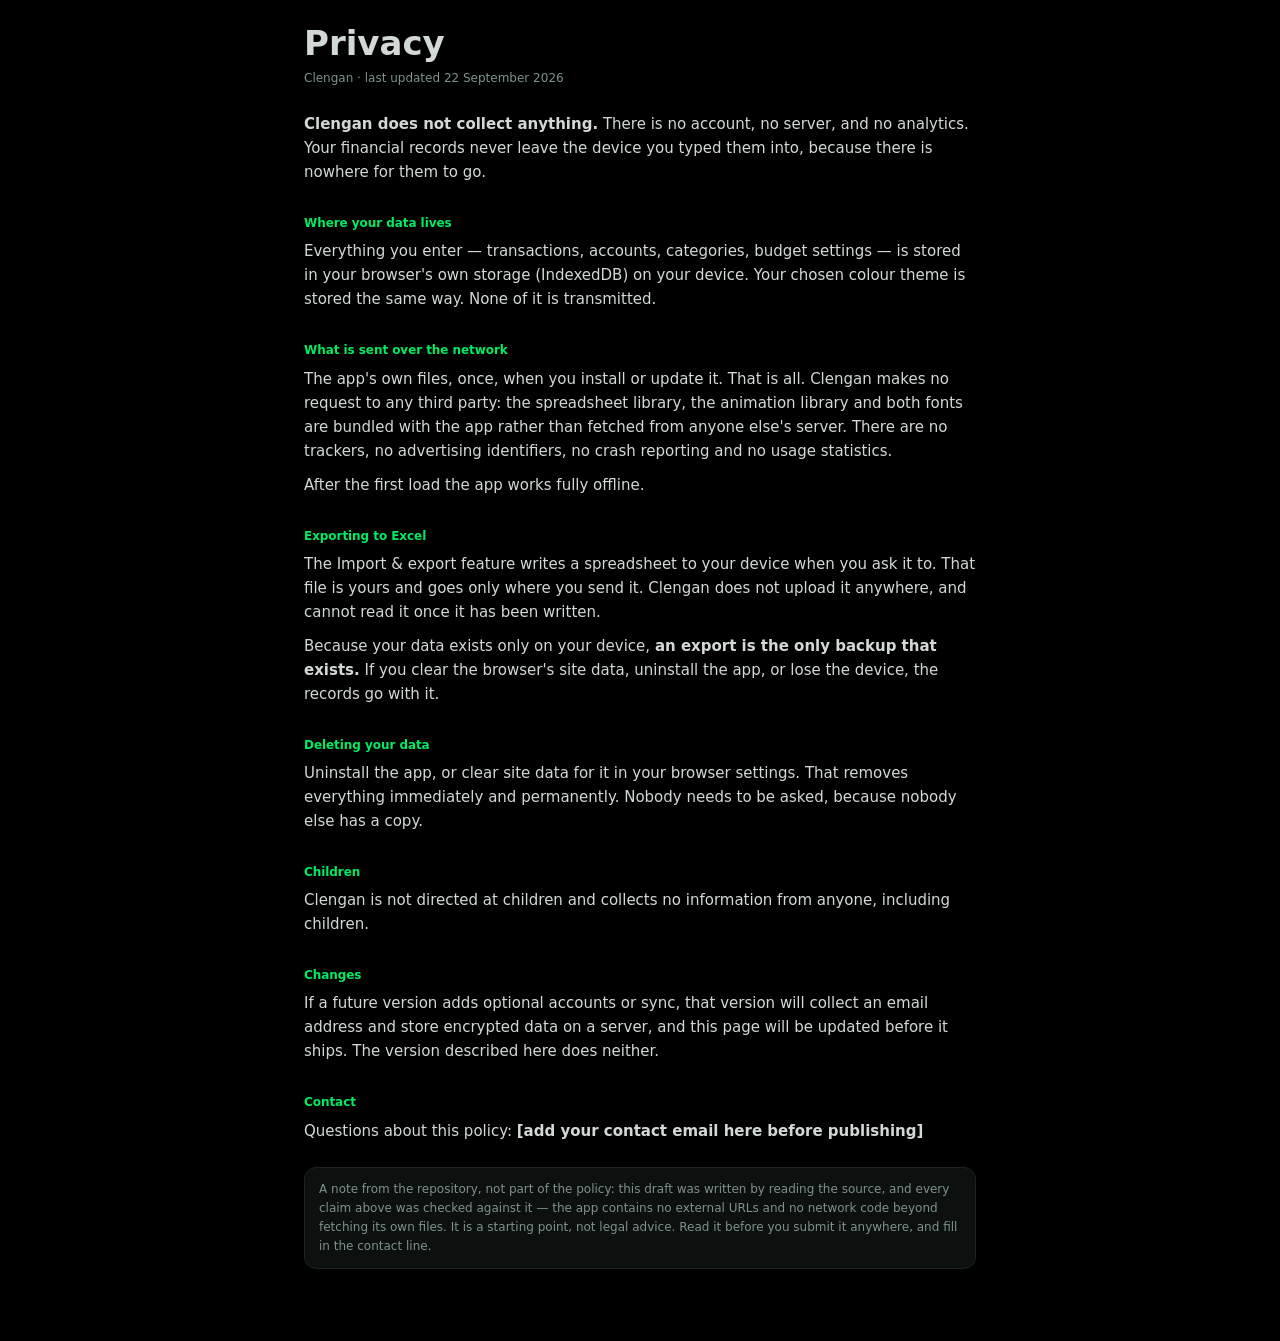
<file: privacy.html>
<!doctype html>
<html lang="en">
<head>
<meta charset="utf-8">
<meta name="viewport" content="width=device-width, initial-scale=1">
<title>Clengan — Privacy</title>
<style>
  :root { color-scheme: dark; }
  body {
    margin: 0 auto; padding: 24px 18px 48px; max-width: 42rem;
    background: #000; color: #D2D8D5;
    font: 15px/1.6 "Fira Sans", system-ui, -apple-system, sans-serif;
  }
  /* The app's own ramp, not a second one invented for this page. 34 is the
     hero step, and a section heading is deliberately SMALLER and quieter than
     body text here exactly as it is in the app — the hierarchy is carried by
     weight and colour, not by size alone. */
  h1 { font-size: 34px; line-height: 1.15; margin: 0 0 6px; }
  h2 {
    font-size: 12px; font-weight: 600; letter-spacing: -0.005em;
    margin: 30px 0 6px; color: #00EB62;
  }
  p, li { margin: 0 0 10px; }
  ul { padding-left: 20px; }
  .date { color: #7E938A; font-size: 12px; margin-bottom: 24px; }
  .note {
    border: 1px solid #1C2420; background: #0C100E; border-radius: 12px;
    padding: 12px 14px; margin: 24px 0; font-size: 12px; color: #7E938A;
  }
  strong { color: #D2D8D5; font-weight: 600; }
  a { color: #00EB62; }
</style>
</head>
<body>

<h1>Privacy</h1>
<p class="date">Clengan · last updated 22 September 2026</p>

<p><strong>Clengan does not collect anything.</strong> There is no account, no
server, and no analytics. Your financial records never leave the device you
typed them into, because there is nowhere for them to go.</p>

<h2>Where your data lives</h2>
<p>Everything you enter — transactions, accounts, categories, budget settings —
is stored in your browser's own storage (IndexedDB) on your device. Your chosen
colour theme is stored the same way. None of it is transmitted.</p>

<h2>What is sent over the network</h2>
<p>The app's own files, once, when you install or update it. That is all.
Clengan makes no request to any third party: the spreadsheet library, the
animation library and both fonts are bundled with the app rather than fetched
from anyone else's server. There are no trackers, no advertising identifiers,
no crash reporting and no usage statistics.</p>
<p>After the first load the app works fully offline.</p>

<h2>Exporting to Excel</h2>
<p>The Import &amp; export feature writes a spreadsheet to your device when you ask it to.
That file is yours and goes only where you send it. Clengan does not upload it
anywhere, and cannot read it once it has been written.</p>
<p>Because your data exists only on your device, <strong>an export is the only
backup that exists.</strong> If you clear the browser's site data, uninstall the
app, or lose the device, the records go with it.</p>

<h2>Deleting your data</h2>
<p>Uninstall the app, or clear site data for it in your browser settings. That
removes everything immediately and permanently. Nobody needs to be asked,
because nobody else has a copy.</p>

<h2>Children</h2>
<p>Clengan is not directed at children and collects no information from anyone,
including children.</p>

<h2>Changes</h2>
<p>If a future version adds optional accounts or sync, that version will collect
an email address and store encrypted data on a server, and this page will be
updated before it ships. The version described here does neither.</p>

<h2>Contact</h2>
<p>Questions about this policy: <strong>[add your contact email here before
publishing]</strong></p>

<div class="note">
  A note from the repository, not part of the policy: this draft was written by
  reading the source, and every claim above was checked against it — the app
  contains no external URLs and no network code beyond fetching its own files.
  It is a starting point, not legal advice. Read it before you submit it
  anywhere, and fill in the contact line.
</div>

</body>
</html>
</file>
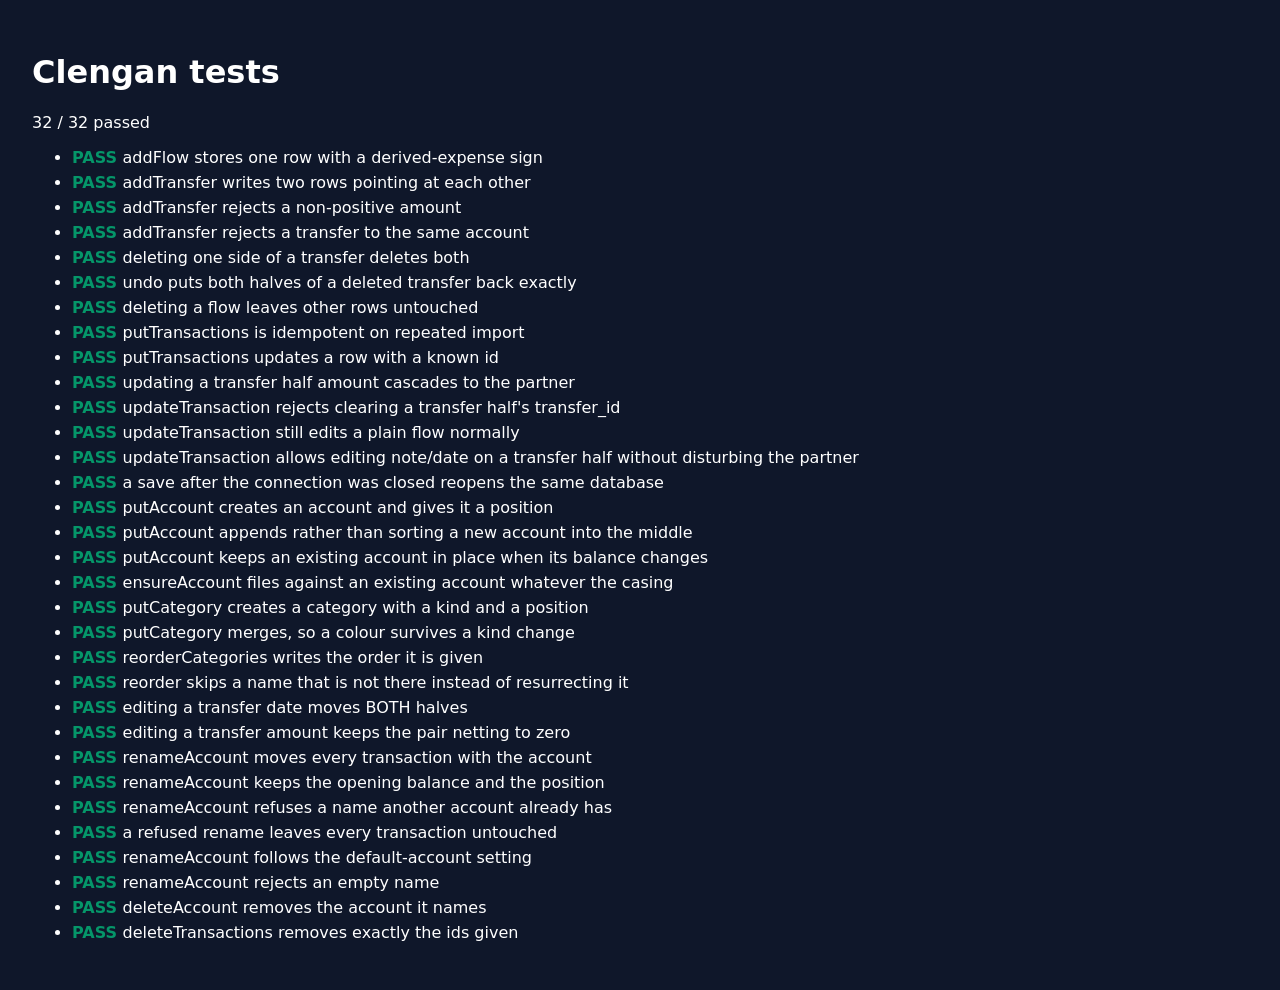
<file: test.html>
<!doctype html>
<html lang="en">
<head><meta charset="utf-8"><title>Clengan tests</title>
<style>
body { font-family: system-ui, sans-serif; background: #0F172A; color: #fff; padding: 24px; }
li { margin-bottom: 6px; }
.pass::before { content: "PASS "; color: #059669; font-weight: 700; }
.fail::before { content: "FAIL "; color: #DC2626; font-weight: 700; }
pre { color: #DC2626; margin: 4px 0 0 24px; }
</style>
</head>
<body>
<h1>Clengan tests</h1>
<p id="summary">running…</p>
<ul id="results"></ul>

<script type="module">
import * as db from './db.js';

// This page imports the app's real modules, so a service worker will serve
// them FROM ITS CACHE — including a version from before the change you are
// trying to test. That is not theoretical: reintroducing a known db.js bug
// left this suite reporting 22/22, because the worker was still handing out
// the fixed copy. A green run under a controlling worker means nothing.
if (navigator.serviceWorker && navigator.serviceWorker.controller) {
  document.getElementById('summary').textContent =
    'Not run: a service worker controls this page and would serve cached modules.';
  document.getElementById('summary').style.color = '#DC2626';
  const how = document.createElement('p');
  how.textContent = 'Unregister it first — Settings → App version → Fetch the latest version, '
    + 'or run this in a private window.';
  document.getElementById('summary').after(how);
  throw new Error('service worker present; refusing to report a result that cannot be trusted');
}

// Point the data layer at a SEPARATE database before anything touches it.
//
// These tests call clearAll(), and until this line they called it on the real
// one — opening this page wiped every transaction and account the user had.
// db.openDb memoises on first call, which is exactly the hook needed: every
// later call inside db.js reuses this connection, so the whole suite runs
// against moneytrack-test and the app's own data is never opened at all.
await db.openDb('moneytrack-test');

const tests = [];
const test = (name, fn) => tests.push({ name, fn });
const results = document.getElementById('results');

// Since v8 a transaction references its account by id, so the account has to
// exist before a row can be filed against it — addFlow refuses an unknown name
// rather than writing a row with a null account. clearAll empties the accounts
// store too, so any test that writes rows seeds the accounts it uses first.
const reset = async (...names) => {
  await db.clearAll();
  for (const name of names) await db.putAccount(name, 0);
};


test('addFlow stores one row with a derived-expense sign', async () => {
  await reset('Bank', 'Savings', 'Bank BCA');
  const id = await db.addFlow({ date: '2026-08-03', account: 'Bank', amount: -4500, category: 'Food', note: '' });
  const rows = await db.allTransactions();
  if (rows.length !== 1) throw new Error(`expected 1 row, got ${rows.length}`);
  if (rows[0].id !== id) throw new Error('returned id does not match the stored row');
  if (rows[0].amount !== -4500) throw new Error(`amount changed: ${rows[0].amount}`);
  if (rows[0].transfer_id !== null) throw new Error('a flow must not have a transfer_id');
});

test('addTransfer writes two rows pointing at each other', async () => {
  await reset('Bank', 'Savings', 'Bank BCA');
  const [fromId, toId] = await db.addTransfer({ date: '2026-08-06', from: 'Bank', to: 'Savings', amount: 20000, note: '' });
  const rows = await db.allTransactions();
  if (rows.length !== 2) throw new Error(`expected 2 rows, got ${rows.length}`);
  const from = rows.find((r) => r.id === fromId);
  const to = rows.find((r) => r.id === toId);
  if (from.amount !== -20000) throw new Error(`source must be negative, got ${from.amount}`);
  if (to.amount !== 20000) throw new Error(`destination must be positive, got ${to.amount}`);
  if (from.transfer_id !== toId || to.transfer_id !== fromId) throw new Error('rows do not point at each other');
});

test('addTransfer rejects a non-positive amount', async () => {
  await reset('Bank', 'Savings', 'Bank BCA');
  let threw = false;
  try {
    await db.addTransfer({ date: '2026-08-06', from: 'Bank', to: 'Savings', amount: -1, note: '' });
  } catch { threw = true; }
  if (!threw) throw new Error('a negative transfer amount must be rejected');
});

test('addTransfer rejects a transfer to the same account', async () => {
  await reset('Bank', 'Savings', 'Bank BCA');
  let threw = false;
  try {
    await db.addTransfer({ date: '2026-08-06', from: 'Bank', to: 'Bank', amount: 100, note: '' });
  } catch { threw = true; }
  if (!threw) throw new Error('a self-transfer must be rejected');
});

test('deleting one side of a transfer deletes both', async () => {
  await reset('Bank', 'Savings', 'Bank BCA');
  const [fromId] = await db.addTransfer({ date: '2026-08-06', from: 'Bank', to: 'Savings', amount: 20000, note: '' });
  await db.deleteTransaction(fromId);
  const rows = await db.allTransactions();
  if (rows.length !== 0) throw new Error(`orphaned half left behind: ${rows.length} rows remain`);
});

test('undo puts both halves of a deleted transfer back exactly', async () => {
  await reset('Bank', 'Savings', 'Bank BCA');
  await db.addTransfer({ date: '2026-08-06', from: 'Bank', to: 'Savings', amount: 20000, note: 'rent' });
  const before = JSON.stringify((await db.allTransactions()).sort((a, b) => a.id.localeCompare(b.id)));
  const removed = await db.deleteTransaction((await db.allTransactions())[0].id);
  if (removed.length !== 2) throw new Error(`delete handed back ${removed.length} rows, expected both halves`);
  await db.restoreTransactions(removed);
  const after = JSON.stringify((await db.allTransactions()).sort((a, b) => a.id.localeCompare(b.id)));
  if (after !== before) throw new Error('the restored rows differ from the ones deleted');
});

test('deleting a flow leaves other rows untouched', async () => {
  await reset('Bank', 'Savings', 'Bank BCA');
  const keep = await db.addFlow({ date: '2026-08-01', account: 'Bank', amount: 300000, category: 'Salary', note: '' });
  const drop = await db.addFlow({ date: '2026-08-03', account: 'Bank', amount: -4500, category: 'Food', note: '' });
  await db.deleteTransaction(drop);
  const rows = await db.allTransactions();
  if (rows.length !== 1 || rows[0].id !== keep) throw new Error('wrong row deleted');
});

test('putTransactions is idempotent on repeated import', async () => {
  await reset('Bank', 'Savings', 'Bank BCA');
  const rows = [
    { id: 'x1', date: '2026-08-01', account: 'Bank', amount: 1000, category: 'Salary', transfer_id: null, note: '' },
    { id: 'x2', date: '2026-08-02', account: 'Bank', amount: -250, category: 'Food', transfer_id: null, note: '' },
  ];
  await db.putTransactions(rows);
  await db.putTransactions(rows);
  const stored = await db.allTransactions();
  if (stored.length !== 2) throw new Error(`re-import duplicated rows: ${stored.length}`);
});

test('putTransactions updates a row with a known id', async () => {
  await reset('Bank', 'Savings', 'Bank BCA');
  await db.putTransactions([{ id: 'x1', date: '2026-08-01', account: 'Bank', amount: 1000, category: 'Salary', transfer_id: null, note: '' }]);
  await db.putTransactions([{ id: 'x1', date: '2026-08-01', account: 'Bank', amount: 9999, category: 'Salary', transfer_id: null, note: 'edited' }]);
  const stored = await db.allTransactions();
  if (stored.length !== 1) throw new Error('update inserted instead of replacing');
  if (stored[0].amount !== 9999) throw new Error('update did not take effect');
});

test('updating a transfer half amount cascades to the partner', async () => {
  await reset('Bank', 'Savings', 'Bank BCA');
  const [fromId, toId] = await db.addTransfer({ date: '2026-08-06', from: 'Bank', to: 'Savings', amount: 20000, note: '' });
  const rows = await db.allTransactions();
  const from = rows.find((r) => r.id === fromId);
  await db.updateTransaction({ ...from, amount: -30000 });
  const after = await db.allTransactions();
  const newFrom = after.find((r) => r.id === fromId);
  const newTo = after.find((r) => r.id === toId);
  if (newFrom.amount !== -30000) throw new Error(`edited half not updated: ${newFrom.amount}`);
  if (newTo.amount !== 30000) throw new Error(`partner did not cascade: ${newTo.amount}`);
  if (newFrom.amount + newTo.amount !== 0) throw new Error('pair no longer sums to zero');
});

test('updateTransaction rejects clearing a transfer half\'s transfer_id', async () => {
  await reset('Bank', 'Savings', 'Bank BCA');
  const [fromId] = await db.addTransfer({ date: '2026-08-06', from: 'Bank', to: 'Savings', amount: 20000, note: '' });
  const rows = await db.allTransactions();
  const from = rows.find((r) => r.id === fromId);
  let threw = false;
  try {
    await db.updateTransaction({ ...from, transfer_id: null });
  } catch { threw = true; }
  if (!threw) throw new Error('detaching a transfer half must be rejected');
  const after = await db.allTransactions();
  if (after.length !== 2) throw new Error('rejected update must not have partially applied');
});

test('updateTransaction still edits a plain flow normally', async () => {
  await reset('Bank', 'Savings', 'Bank BCA');
  const id = await db.addFlow({ date: '2026-08-03', account: 'Bank', amount: -4500, category: 'Food', note: '' });
  await db.updateTransaction({ id, date: '2026-08-03', account: 'Bank', amount: -5000, category: 'Food', transfer_id: null, note: 'edited' });
  const rows = await db.allTransactions();
  if (rows.length !== 1) throw new Error('flow update changed row count');
  if (rows[0].amount !== -5000) throw new Error('flow amount edit did not take effect');
});

test('updateTransaction allows editing note/date on a transfer half without disturbing the partner', async () => {
  await reset('Bank', 'Savings', 'Bank BCA');
  const [fromId, toId] = await db.addTransfer({ date: '2026-08-06', from: 'Bank', to: 'Savings', amount: 20000, note: '' });
  const rows = await db.allTransactions();
  const from = rows.find((r) => r.id === fromId);
  await db.updateTransaction({ ...from, date: '2026-08-07', note: 'renamed' });
  const after = await db.allTransactions();
  const newFrom = after.find((r) => r.id === fromId);
  const newTo = after.find((r) => r.id === toId);
  if (newFrom.date !== '2026-08-07' || newFrom.note !== 'renamed') throw new Error('note/date edit did not take effect');
  if (newFrom.amount !== -20000) throw new Error('amount should not have changed');
  if (newTo.amount !== 20000 || newTo.transfer_id !== fromId) throw new Error('partner was disturbed by an unrelated field edit');
});


// ---------------------------------------------------------------------------
// The write paths that actually broke.
//
// putAccount and putCategory shipped broken for several versions: each issued
// store.get() AND store.getAll(), then read the getAll result inside the get
// callback, which throws InvalidStateError because IndexedDB had not run it
// yet. It reached the user as "sample data does not work", and it also meant
// no account or category could be saved by hand.
//
// Nothing caught it because these need a live IndexedDB, and the node suite
// has none. This file does. That was the gap, not the absence of tests.
// ---------------------------------------------------------------------------

// iOS Safari closes a backgrounded app's connection, often without a close
// event; every save then failed with "The database connection is closing".
// close() fires no close event either, so this is the iOS case exactly. The
// reopen must land on THIS database: falling back to the default name would
// point the clears in this file at the user's real ledger.
test('a save after the connection was closed reopens the same database', async () => {
  (await db.openDb()).close();
  await db.putSetting('reconnect-test', 7);
  if (await db.getSetting('reconnect-test', 0) !== 7) throw new Error('the save did not land');
  const name = (await db.openDb()).name;
  if (name !== 'moneytrack-test') throw new Error(`reopened ${name}, not moneytrack-test`);
});

const clearStore = async (name) => {
  const database = await db.openDb();
  await new Promise((resolve, reject) => {
    const tx = database.transaction(name, 'readwrite');
    tx.objectStore(name).clear();
    tx.oncomplete = resolve;
    tx.onerror = () => reject(tx.error);
  });
};

test('putAccount creates an account and gives it a position', async () => {
  await clearStore('accounts');
  await db.putAccount('Bank BCA', 12500000);
  const [account] = await db.allAccounts();
  if (!account) throw new Error('no account was written at all');
  if (account.opening_balance !== 12500000) throw new Error(`balance is ${account.opening_balance}`);
  if (!Number.isFinite(account.position)) throw new Error('a new account must carry a position');
});

test('putAccount appends rather than sorting a new account into the middle', async () => {
  await clearStore('accounts');
  await db.putAccount('Zebra', 0);
  await db.putAccount('Apple', 0);
  const byPosition = (await db.allAccounts()).sort((a, b) => a.position - b.position);
  if (byPosition[0].name !== 'Zebra') throw new Error(`first is ${byPosition[0].name}, expected Zebra`);
});

test('putAccount keeps an existing account in place when its balance changes', async () => {
  await clearStore('accounts');
  await db.putAccount('First', 100);
  await db.putAccount('Second', 200);
  const before = (await db.allAccounts()).find((a) => a.name === 'First').position;
  await db.putAccount('First', 999);
  const after = (await db.allAccounts()).find((a) => a.name === 'First');
  if (after.opening_balance !== 999) throw new Error('the balance did not change');
  if (after.position !== before) throw new Error('replacing a balance must not move the account');
});

test('ensureAccount files against an existing account whatever the casing', async () => {
  await clearStore('accounts');
  await db.putAccount('Bank BCA', 500);
  const used = await db.ensureAccount('bank bca', 0);
  const accounts = await db.allAccounts();
  if (accounts.length !== 1) throw new Error(`casing created a second account: ${accounts.length}`);
  if (used !== 'Bank BCA') throw new Error(`filed under "${used}" instead of the existing spelling`);
  if (accounts[0].opening_balance !== 500) throw new Error('the opening balance was overwritten');
});

test('putCategory creates a category with a kind and a position', async () => {
  await db.putCategory('Test Category', { kind: 'expense' });
  const found = (await db.allCategories()).find((c) => c.name === 'Test Category');
  if (!found) throw new Error('no category was written');
  if (found.kind !== 'expense') throw new Error(`kind is ${found.kind}`);
  if (!Number.isFinite(found.position)) throw new Error('a new category must carry a position');
  await db.deleteCategory('Test Category');
});

test('putCategory merges, so a colour survives a kind change', async () => {
  // Three controls each write one field. A plain put would wipe the other two.
  await db.putCategory('Merge Test', { kind: 'expense', colour: '#2B8159' });
  await db.putCategory('Merge Test', { kind: 'income' });
  const found = (await db.allCategories()).find((c) => c.name === 'Merge Test');
  if (found.colour !== '#2B8159') throw new Error(`colour was lost: ${found.colour}`);
  if (found.kind !== 'income') throw new Error('the kind did not change');
  await db.deleteCategory('Merge Test');
});

test('reorderCategories writes the order it is given', async () => {
  const names = (await db.allCategories()).map((c) => c.name);
  const reversed = [...names].reverse();
  await db.reorderCategories(reversed);
  const after = (await db.allCategories()).sort((a, b) => a.position - b.position).map((c) => c.name);
  if (after.join() !== reversed.join()) throw new Error('the stored order does not match');
  await db.reorderCategories(names);
});

test('reorder skips a name that is not there instead of resurrecting it', async () => {
  const names = (await db.allCategories()).map((c) => c.name);
  await db.reorderCategories(['Ghost Category', ...names]);
  const found = (await db.allCategories()).find((c) => c.name === 'Ghost Category');
  if (found) throw new Error('reorder created a category that does not exist');
});

test('editing a transfer date moves BOTH halves', async () => {
  // Cascading only the amount left the money leaving one account a day
  // before it arrived in the other.
  await reset('Bank', 'Savings', 'Bank BCA');
  const [fromId] = await db.addTransfer({ date: '2026-08-06', from: 'Bank', to: 'Savings', amount: 20000, note: '' });
  const rows = await db.allTransactions();
  const half = rows.find((r) => r.id === fromId);
  await db.updateTransaction({ ...half, date: '2026-08-20' });
  const after = await db.allTransactions();
  const dates = new Set(after.map((r) => r.date));
  if (dates.size !== 1) throw new Error(`halves are on different dates: ${[...dates].join(', ')}`);
  if (after.reduce((sum, r) => sum + r.amount, 0) !== 0) throw new Error('the pair no longer nets to zero');
});

test('editing a transfer amount keeps the pair netting to zero', async () => {
  await reset('Bank', 'Savings', 'Bank BCA');
  const [fromId] = await db.addTransfer({ date: '2026-08-06', from: 'Bank', to: 'Savings', amount: 20000, note: '' });
  const half = (await db.allTransactions()).find((r) => r.id === fromId);
  await db.updateTransaction({ ...half, amount: -75000 });
  const after = await db.allTransactions();
  if (after.reduce((sum, r) => sum + r.amount, 0) !== 0) throw new Error('the pair no longer nets to zero');
  if (!after.some((r) => r.amount === 75000)) throw new Error('the partner did not follow the new amount');
});


test('renameAccount moves every transaction with the account', async () => {
  await db.clearAll();
  await db.putAccount('Bank BCA', 1000);
  await db.addFlow({ date: '2026-08-01', account: 'Bank BCA', amount: -500, category: 'Food', note: '' });
  await db.addFlow({ date: '2026-08-02', account: 'Bank BCA', amount: -700, category: 'Food', note: '' });
  await db.renameAccount('Bank BCA', 'BCA');
  const rows = await db.allTransactions();
  const stranded = rows.filter((r) => r.account !== 'BCA');
  if (stranded.length) throw new Error(`${stranded.length} rows still point at the old name`);
  const accounts = await db.allAccounts();
  if (accounts.length !== 1) throw new Error(`expected 1 account, got ${accounts.length}`);
  if (accounts[0].name !== 'BCA') throw new Error(`account is named ${accounts[0].name}`);
});

test('renameAccount keeps the opening balance and the position', async () => {
  await db.clearAll();
  await db.putAccount('First', 12345);
  await db.putAccount('Second', 0);
  const before = (await db.allAccounts()).find((a) => a.name === 'First');
  await db.renameAccount('First', 'Renamed');
  const after = (await db.allAccounts()).find((a) => a.name === 'Renamed');
  if (after.opening_balance !== 12345) throw new Error(`balance changed to ${after.opening_balance}`);
  if (after.position !== before.position) throw new Error('a rename must not move the account in the list');
});

test('renameAccount refuses a name another account already has', async () => {
  await db.clearAll();
  await db.putAccount('Cash', 0);
  await db.putAccount('Bank', 0);
  let threw = false;
  try { await db.renameAccount('Bank', 'cash'); } catch { threw = true; }
  if (!threw) throw new Error('a casing variant of an existing name was accepted');
  const accounts = await db.allAccounts();
  if (accounts.length !== 2) throw new Error('the account set changed despite the refusal');
  if (!accounts.some((a) => a.name === 'Bank')) throw new Error('Bank was lost by a rejected rename');
});

test('a refused rename leaves every transaction untouched', async () => {
  // The whole point of doing this in one transaction: a failure halfway
  // would leave rows pointing at an account that no longer exists.
  await db.clearAll();
  await db.putAccount('Cash', 0);
  await db.putAccount('Bank', 0);
  await db.addFlow({ date: '2026-08-01', account: 'Bank', amount: -500, category: 'Food', note: '' });
  try { await db.renameAccount('Bank', 'Cash'); } catch { /* expected */ }
  const rows = await db.allTransactions();
  if (rows[0].account !== 'Bank') throw new Error(`row moved to ${rows[0].account} despite the refusal`);
});

test('renameAccount follows the default-account setting', async () => {
  await db.clearAll();
  await db.putAccount('Bank', 0);
  await db.putSetting('default-account', 'Bank');
  await db.renameAccount('Bank', 'Bank BCA');
  const preference = await db.getSetting('default-account', '');
  if (preference !== 'Bank BCA') throw new Error(`the default still says "${preference}"`);
});

test('renameAccount rejects an empty name', async () => {
  await db.clearAll();
  await db.putAccount('Bank', 0);
  let threw = false;
  try { await db.renameAccount('Bank', '   '); } catch { threw = true; }
  if (!threw) throw new Error('an account was allowed to have no name');
});

test('deleteAccount removes the account it names', async () => {
  await db.clearAll();
  await db.putAccount('Cash', 0);
  await db.putAccount('Bank', 0);
  await db.deleteAccount('cash');
  const names = (await db.allAccounts()).map((a) => a.name);
  if (names.join() !== 'Bank') throw new Error(`accounts left: ${names.join(', ')}`);
});

test('deleteTransactions removes exactly the ids given', async () => {
  await db.clearAll();
  await db.putAccount('Cash', 0);
  await db.addFlow({ date: '2026-09-01', account: 'Cash', amount: -100, note: 'keep' });
  await db.addFlow({ date: '2026-09-02', account: 'Cash', amount: -200, note: 'drop' });
  const drop = (await db.allTransactions()).filter((t) => t.note === 'drop').map((t) => t.id);
  await db.deleteTransactions(drop);
  const left = (await db.allTransactions()).map((t) => t.note);
  if (left.join() !== 'keep') throw new Error(`rows left: ${left.join(', ')}`);
});

let passed = 0;
for (const { name, fn } of tests) {
  const item = document.createElement('li');
  try {
    await fn();
    item.className = 'pass';
    item.textContent = name;
    passed += 1;
  } catch (error) {
    item.className = 'fail';
    item.textContent = name;
    const detail = document.createElement('pre');
    detail.textContent = error.message;
    item.append(detail);
  }
  results.append(item);
}
document.getElementById('summary').textContent = `${passed} / ${tests.length} passed`;
await db.clearAll();
</script>
</body>
</html>
</file>
<file: styles.css>
@font-face {
  font-family: "Fira Sans";
  src: url("./vendor/fira-sans.woff2") format("woff2");
  font-weight: 300 700;
  font-display: swap;
}

@font-face {
  font-family: "Fira Code";
  src: url("./vendor/fira-code.woff2") format("woff2");
  font-weight: 400 700;
  font-display: swap;
}

/* Two tones, same token names. Nothing below this block knows which is active.
   --color-active is separate from --color-primary because a fill dark enough
   for white text is too dark to read as a label on the tab bar, and vice
   versa. Ratios are measured against the surface each token actually sits on. */

/* Tone A — carbon & volt. AMOLED first: the canvas is true #000,
   so on an OLED phone those pixels are switched off rather than lit dark
   grey. Every surface above it is a near-black with a green cast, never a
   neutral grey — a warm-neutral ladder next to a green accent reads as two
   unrelated palettes.
   Sporty comes from the accent doing one job loudly and the rest of the
   screen staying almost invisible: high-chroma green on black is the whole
   contrast story, so nothing else needs to shout. The green is deliberately
   at the top of its range — a mid-green on true black reads as muted, because
   there is no lit surface anywhere near it to measure against. */
:root {
  --color-primary: #00EB62;        /* 13.06:1 on the page */
  --color-primary-hover: #3BFF87;
  /* The primary's 1px edge. Volt needs none, so it is the fill itself. */
  --color-primary-edge: #00EB62;
  --color-on-primary: #04140A;     /* 11.77:1 on primary */
  --shadow-primary: none;          /* signal green on black separates unaided */
  /* Blacker and deeper than a grey-canvas shadow: over #000 a soft shadow is
     invisible, so the popover is separated by its own surface plus a hard
     edge rather than by a gradient nobody can see. */
  --shadow-popover: 0 10px 30px rgba(0, 0, 0, 0.85), 0 0 0 1px rgba(20, 40, 30, 0.9);
  --color-scrim: rgb(0 0 0 / 0.72);
  --color-tabbar: color-mix(in srgb, var(--color-muted) 92%, transparent);
  --color-active: #00EB62;         /* tab label + focus ring, 13.1:1 */
  --color-accent: #2ED08A;         /* income, 10.5:1 */
  --color-destructive: #F2543D;    /* spending, 6.1:1 */
  --color-background: #000000;     /* AMOLED: the pixel is off */
  --color-foreground: #D2D8D5;     /* 14.5:1 */
  /* The ladder climbs in near-blacks so a section still reads as raised on
     an OLED panel without lighting a large area. */
  --color-muted: #0C100E;
  --color-input: #131816;
  --color-subtle: #7E938A;         /* 6.4:1 on the page */
  /* Spending ring steps, largest slice first, each 3:1 or more on the card
     (11.9 / 7.0 / 4.5 / 3.2). Other is grey at 3.4:1 and drawn thinner. */
  --ring-1: var(--color-active);
  --ring-2: color-mix(in srgb, var(--color-active) 75%, var(--color-muted));
  --ring-3: color-mix(in srgb, var(--color-active) 57%, var(--color-muted));
  --ring-4: color-mix(in srgb, var(--color-active) 45%, var(--color-muted));
  --ring-other: color-mix(in srgb, var(--color-subtle) 70%, var(--color-muted));
  --color-border: #1C2420;
  --color-border-strong: #313D37;
  color-scheme: dark;

  /* A quarter off every step. The scale was drawn on a desktop window and
     read as too zoomed-in on a phone: the Add form ran 1188px on a 812px
     screen, so the Save button was always below the fold. Type is untouched —
     it was the air between things that was oversized, not the words. */
  --space-0: 3px;
  --space-1: 6px;
  --space-2: 9px;
  --space-3: 12px;
  --space-4: 18px;
  --space-5: 24px;
  --space-6: 30px;
  /* Side gutter of every view; the title bar bleeds back out by the same. */
  --gutter: 16px;

  /* For marks small enough that 6px would round them into circles. */
  --radius-xs: 3px;
  --radius-sm: 8px;
  --radius-md: 12px;
  --radius-lg: 16px;
  --radius-xl: 20px;

  --font-ui: "Fira Sans", system-ui, -apple-system, sans-serif;
  --font-num: "Fira Code", ui-monospace, "SF Mono", Menlo, monospace;

  /* Motion — direction M2, "paper". One curve for the whole app: a hard
     start that decelerates to a stop, which is what a surface with weight
     does. Deliberately NOT an overshoot; a budget bar that springs past its
     stop draws a number that is not true.
     Three durations, and every animation in the app uses one of them. */
  --ease: cubic-bezier(0.22, 1, 0.36, 1);
  --dur-fast: 140ms;   /* a control acknowledging a press */
  --dur: 300ms;        /* a surface arriving or leaving */
  --dur-slow: 620ms;   /* a value being drawn */
}

/* Tone B — peach room. Cards sit lighter than the canvas, matching the
   reference where the frame interior reads brighter than the wall. */
:root[data-theme="peach"] {
  /* Light pink fill, as the user asked for, so the label goes dark. The
     pale #D7B4AD before it sat at 1.5:1 on the card and read as a disabled
     button beside Delete's red; this pink is a step deeper, and a 1px
     dusty-rose edge carries the boundary at 3:1 that no pink light enough
     to read as pink can reach on its own. */
  --color-primary: #CF9F94;        /* 1.78:1 on the card: the edge does the work */
  --color-primary-hover: #D7B4AD;
  --color-primary-edge: #A26A5B;   /* 3.4:1 on the card, 3.04:1 on the page */
  --color-on-primary: #4A2A22;     /* 5.49:1 on primary */
  --shadow-primary: 0 1px 3px rgba(74, 42, 34, 0.20), 0 1px 2px rgba(74, 42, 34, 0.12);
  --shadow-popover: 0 8px 24px rgba(74, 42, 34, 0.20), 0 2px 6px rgba(74, 42, 34, 0.12);
  /* Lighter than graphite's: the same opacity over a pale canvas reads as
     the lights going out rather than the page stepping back. */
  --color-scrim: rgb(74 42 34 / 0.38);
  /* The tab strip is the room's floor: a step off the canvas, not a tint of
     the card, which is what the graphite mix produces on a light ground. */
  --color-tabbar: #EFC5B7;
  --color-active: #8E3A26;         /* 4.8:1 on the tab strip */
  --color-accent: #2D674C;         /* income, 4.57:1 on the page */
  --color-destructive: #9F3B29;    /* spending, 4.60:1 on the page */
  --color-background: #F3CEC2;
  --color-foreground: #4A2A22;     /* 13:1 */
  /* The ladder steps up from the canvas without reaching white — a near-white
     input inside a peach room reads as a hole punched in the wall. */
  --color-muted: #F7DCD3;
  --color-input: #FBE8E1;
  --color-subtle: #7E5144;         /* 4.58:1 on the page, 5.63:1 on an input */
  /* The rust is only 5.8:1 on the card, so paler steps vanish (a 20% step
     was 1.3:1). Peach steps run darker instead: 9.8 / 7.4 / 5.8 / 3.5. */
  --ring-1: var(--color-foreground);
  --ring-2: color-mix(in srgb, var(--color-foreground) 45%, var(--color-active));
  --ring-3: var(--color-active);
  --ring-4: color-mix(in srgb, var(--color-active) 75%, var(--color-muted));
  --ring-other: color-mix(in srgb, var(--color-subtle) 80%, var(--color-muted));
  --color-border: #E9C2B5;
  --color-border-strong: #D9A493;
  color-scheme: light;
}

/* Declared on the root as well as in the meta above. The meta is what the
   browser reads before any CSS arrives; this is what keeps the declaration
   true once the tone class has been applied. */
:root { color-scheme: light dark; }

* { box-sizing: border-box; }

/* Any `display` rule outranks the [hidden] attribute's UA style, so the moment
   an element is laid out the attribute silently stops hiding it. Both of the
   List's empty states are display:flex and were painting under a full list,
   1450px down where nobody scrolled. One guard rather than a patch per class. */
[hidden] { display: none !important; }

body {
  margin: 0;
  /* Clearance for the fixed tab bar: its 49px plus a step of air. The old flat
     76px both wasted 18px on every screen and ignored the inset, so on a
     notched phone the last element tucked under the bar anyway. */
  padding: 0 0 calc(58px + env(safe-area-inset-bottom));
  /* The view slide translates a full-width section 26px sideways, which makes
     the document 401px wide on a 375px phone for the length of the animation
     — a real horizontal scrollbar, and on a touch screen a page that can be
     dragged off its own left edge mid-transition. Clipping the axis the app
     never scrolls costs nothing and contains it. */
  overflow-x: hidden;
  background: var(--color-background);
  color: var(--color-foreground);
  font-family: var(--font-ui);
  font-size: 15px;
  line-height: 1.5;
  -webkit-font-smoothing: antialiased;
}

/* App title bar, not a display heading: the tab bar already names the view,
   so this stays out of the way and lets content own the fold. The right slot
   makes the strip earn its space — it carries the running total, the one
   figure worth seeing before you have typed anything. */
h1 {
  display: flex;
  align-items: center;
  justify-content: space-between;
  gap: var(--space-3);
  position: sticky;
  top: 0;
  z-index: 5;
  margin: calc(var(--space-3) * -1) calc(var(--gutter) * -1) var(--space-3);
  padding: var(--space-2) var(--gutter);
  background: color-mix(in srgb, var(--color-background) 88%, transparent);
  backdrop-filter: blur(12px);
  font-size: 16px;
  font-weight: 600;
  line-height: 1.4;
  letter-spacing: -0.01em;
}

/* Small, selectable, and wraps — it is meant to be read aloud or copied out
   of a phone, not admired. */
.diagnostics {
  margin: 0 0 var(--space-2);
  padding: var(--space-2);
  background: var(--color-input);
  border: 1px solid var(--color-border);
  border-radius: var(--radius-sm);
  font-family: var(--font-num);
  font-size: 11px;
  line-height: 1.6;
  white-space: pre-wrap;
  word-break: break-word;
  color: var(--color-foreground);
  user-select: text;
}

/* The sprite itself is never drawn; only its <use> references are. */
.sprite { display: none; }

.mark { width: 22px; height: 22px; flex: none; }
.mark__bar { fill: var(--color-primary); }
/* The two lower bars are the same hue receding, not separate colours — so the
   mark follows a tone switch with no second palette to keep in step. */
.mark__bar--1 { fill: color-mix(in srgb, var(--color-primary) 32%, transparent); }
.mark__bar--2 { fill: color-mix(in srgb, var(--color-primary) 62%, transparent); }

.h1-name { flex: 1; min-width: 0; }

.h1-meta {
  font-size: 12px;
  font-weight: 400;
  letter-spacing: 0;
  color: var(--color-subtle);
}
.h1-meta:empty { display: none; }

/* A section marker, not a heading with presence — but readable. The Ledger
   pass put this at 10px and field labels at 11px, which is what made the app
   feel cramped: everything that was not a figure had shrunk. */
/* Sentence case at a readable size. Small-caps with wide tracking was doing
   two things at once — shouting at the thing it names, and costing height to
   do it. A section marker only has to be quieter than its content. */
h2 {
  font-size: 12px;
  font-weight: 600;
  letter-spacing: -0.005em;
  color: var(--color-subtle);
  margin: 0 0 var(--space-2);
}

/* Two jobs, two treatments.
   A figure in a COLUMN has to align with the figures above and below it, so
   it stays monospaced and tabular — that is the only reason a money app uses
   a mono face at all.
   A DISPLAY figure has no column to align with. Setting it in the UI face at
   a light weight and tight tracking is what makes it read as a headline
   rather than as terminal output. */
.amount { font-family: var(--font-num); font-variant-numeric: tabular-nums; }

.amount--in { color: var(--color-accent); }
.amount--out { color: var(--color-destructive); }
.amount--move { color: var(--color-subtle); }

/* Phone-first, but a laptop should not get 1400px-wide inputs. */
.view {
  max-width: 620px;
  margin: 0 auto;
  padding: var(--space-3) var(--gutter) var(--space-6);
}
/* The period control: month picker and a two-way switch on one line, above
   everything they govern. */
.period {
  display: flex;
  align-items: center;
  gap: var(--space-2);
  margin-bottom: var(--space-3);
}
.period input[type="month"] { margin: 0; flex: 1; min-width: 0; }

.seg {
  display: flex;
  flex: none;
  padding: 3px;
  background: var(--color-input);
  border: 1px solid var(--color-border);
  border-radius: var(--radius-sm);
}
.seg__button {
  min-height: 44px;
  min-width: 44px;
  padding: 0 var(--space-2);
  background: none;
  border: none;
  border-radius: var(--radius-xs);
  color: var(--color-subtle);
  font: inherit;
  font-size: 12px;
  cursor: pointer;
}
.seg__button[aria-pressed="true"] {
  background: var(--color-primary);
  box-shadow: inset 0 0 0 1px var(--color-primary-edge);
  color: var(--color-on-primary);
  font-weight: 600;
}

/* Settings is one page at a time, picked from a rail of every section on
   the right. Eleven tiles opening in place made a long screen of one open
   form among ten closed ones; here the rail is the whole list, always in
   view, and the page beside it is the one thing being changed.

   On a phone the rail is a column of icons with a one-word name, so the page
   keeps most of the 375px. Wider, it has room for each section's full name. */
.settings__body {
  display: grid;
  grid-template-columns: minmax(0, 1fr) 64px;
  gap: var(--space-2);
  align-items: start;
  margin-bottom: var(--space-5);
}
.settings__hits {
  margin: 0 0 var(--space-2);
  font-size: 12px;
  color: var(--color-subtle);
}
.settings__hits:empty { display: none; }

.settings__rail {
  position: sticky;
  top: var(--space-3);
  display: flex;
  flex-direction: column;
  gap: 2px;
  /* Clear of the fixed tab bar; past that the rail scrolls on its own. */
  max-height: calc(100dvh - 132px);
  overflow-y: auto;
  padding-left: var(--space-1);
  border-left: 1px solid var(--color-border);
}
.rail__item {
  display: flex;
  flex-direction: column;
  align-items: center;
  gap: 2px;
  min-height: 52px;
  padding: var(--space-1) 2px;
  background: none;
  border: none;
  border-radius: var(--radius-sm);
  color: var(--color-subtle);
  font: inherit;
  font-size: 13px;
  line-height: 1.2;
  text-align: center;
  cursor: pointer;
}
.rail__item .tile__icon { stroke: currentColor; }
.rail__item:hover { background: var(--color-muted); color: var(--color-foreground); }
.rail__item:focus-visible { outline: 2px solid var(--color-active); outline-offset: -2px; }
/* The open section: no fill, no box. Its icon and name step up from the
   quiet tone to the text colour, and a short accent mark sits on the rail's
   own hairline beside it — the same idea as the tab bar's marker riding its
   top edge. The filled, outlined item it replaced read louder than the page
   it pointed at. */
.rail__item { position: relative; }
.rail__item[aria-current="page"] { color: var(--color-foreground); font-weight: 600; }
.rail__item[aria-current="page"] .tile__icon { stroke: var(--color-active); }
.rail__item[aria-current="page"]::before {
  content: '';
  position: absolute;
  left: calc(var(--space-1) * -1);
  top: 50%;
  width: 2px;
  height: 20px;
  margin-top: -10px;
  border-radius: var(--radius-xs);
  background: var(--color-active);
}
/* Not removed while searching, so the rail never changes shape under the
   thumb — only dimmed. */
.rail__item.is-dim { opacity: 0.35; }
.rail__full { display: none; }

@media (min-width: 640px) {
  .settings__body { grid-template-columns: minmax(0, 1fr) 172px; }
  .rail__item {
    flex-direction: row;
    justify-content: flex-start;
    gap: var(--space-2);
    min-height: 40px;
    padding: 0 var(--space-2);
    font-size: 13px;
    text-align: left;
  }
  .rail__short { display: none; }
  .rail__full { display: inline; }
}

.setting {
  background: var(--color-muted);
  border: 1px solid var(--color-border);
  border-radius: var(--radius-lg);
  padding: var(--space-3);
}
.setting[hidden] { display: none; }
/* A rail page shows several sections, one card each. */
.setting:not([hidden]) ~ .setting:not([hidden]) { margin-top: var(--space-3); }
.setting__head {
  display: flex;
  align-items: center;
  gap: var(--space-2);
  margin-bottom: var(--space-3);
}
.setting__head h2 { margin: 0; flex: 1; }

/* A search match inside the open page: outlined in the accent, so the word
   that was asked for is found without reading the page. */
.setting .is-hit {
  outline: 2px solid var(--color-active);
  outline-offset: 2px;
  border-radius: var(--radius-xs);
}

.tile__icon {
  width: 20px;
  height: 20px;
  flex: none;
  fill: none;
  /* --color-active, not --color-primary. On carbon the two are the same volt
     green; on peach the primary is a pale rose fill meant to carry dark text,
     and drawn as a 1.75px stroke on the card it is 1.3:1 — an icon that is
     not there. Active is the tone's readable accent: 13:1 on carbon, 5.9:1
     on the peach card, both clear of the 3:1 a graphical object owes. */
  stroke: var(--color-active);
  stroke-width: 1.75;
  stroke-linecap: round;
  stroke-linejoin: round;
}

/* The section's answer, beside its name: how many accounts, what the split
   is. */
.tile__state {
  font-size: 13px;
  color: var(--color-foreground);
  line-height: 1.3;
}
.tile__state:empty { display: none; }

/* Two related fields on one line. auto-fit rather than a fixed two columns,
   so when one of the pair is hidden — To account outside a transfer, Type
   outside an expense — the other takes the whole row instead of leaving a
   gap where a field used to be. */
.pair {
  display: grid;
  grid-template-columns: repeat(auto-fit, minmax(140px, 1fr));
  gap: var(--space-2);
}

/* One step of air between fields, not two. */
.view input + label,
.view select + label,
.view .chips + label,
.view .datefield + label { margin-top: var(--space-2); }
.view[hidden] { display: none; }

/* The tab bar is a place, and moving along it has a direction. A view
   entered by moving right along the bar arrives from the right; going back
   arrives from the left. That is a spatial model people already hold, and it
   is what turns four tabs into one app rather than four screens.

   Going from display:none to block restarts a CSS animation, so this fires on
   every switch. .is-back is set by showView before the swap. */
@keyframes view-in {
  from { opacity: 0; transform: translateX(26px); }
  to   { opacity: 1; transform: none; }
}
@keyframes view-in-back {
  from { opacity: 0; transform: translateX(-26px); }
  to   { opacity: 1; transform: none; }
}
.view:not([hidden]) { animation: view-in var(--dur) var(--ease); }
.view:not([hidden]).is-back { animation-name: view-in-back; }

/* All four views arrive the same way. Add and List used to opt out, on the
   grounds that 300ms of slide is 300ms before the first keystroke; the owner
   preferred one consistent arrival, and the curve is mostly settled in the
   first 100ms anyway. Settings used to layer two more fades on top of this
   one (its rail and its open page, at different speeds), which is what made
   arriving there look glitchy. It now gets this slide and nothing else. */

/* Vault: the screen is a tray of objects, not a continuous sheet. A section
   is a filled, rounded surface sitting on the canvas — which is the opposite
   of the Ledger pass that preceded it, and deliberately so. Ledger dissolved
   every boundary until nothing had presence; here each thing is a thing. */
.card {
  background: var(--color-muted);
  border: 1px solid var(--color-border);
  border-radius: var(--radius-lg);
  padding: var(--space-3);
  margin-bottom: var(--space-2);
}
.view > .card:last-of-type { margin-bottom: var(--space-5); }

.tabbar {
  position: fixed;
  bottom: 0;
  left: 0;
  right: 0;
  display: flex;
  justify-content: center;
  background: var(--color-tabbar);
  backdrop-filter: blur(12px);
  border-top: 1px solid var(--color-border);
  padding-bottom: env(safe-area-inset-bottom);
}

.tabbar button {
  position: relative;
  flex: 1;
  max-width: 155px;
  display: flex;
  flex-direction: column;
  align-items: center;
  justify-content: center;
  gap: 2px;
  min-height: 48px;
  background: none;
  border: none;
  color: var(--color-subtle);
  font: inherit;
  font-size: 11px;
  letter-spacing: 0.01em;
  cursor: pointer;
  transition: color 150ms ease, transform var(--dur-fast) var(--ease);
}

.tabbar svg {
  width: 20px;
  height: 20px;
  stroke: currentColor;
  stroke-width: 1.75;
  fill: none;
  stroke-linecap: round;
  stroke-linejoin: round;
}

.tabbar button:hover { color: var(--color-foreground); }

.tabbar button[aria-current="page"] {
  /* --color-active, not --color-primary: the fill tint fails AA at 11px */
  color: var(--color-active);
  font-weight: 600;
}

/* Active tab marker rides the top hairline. One element for the whole bar,
   moved with a transform, rather than a ::before on whichever button happens
   to be current — a pseudo-element cannot travel from one element to another,
   so the marker used to teleport while the view slid. Its position is set in
   showView from the button's measured box, because the buttons are flexible
   and their width is not known to the stylesheet. */
.tabbar__marker {
  position: absolute;
  top: -1px;
  left: 0;
  width: 28px;
  height: 2px;
  background: var(--color-active);
  transform: translateX(var(--marker-x, 0));
  transition: transform var(--dur) var(--ease);
}

:focus-visible {
  outline: 2px solid var(--color-active);
  outline-offset: 2px;
}

/* Field labels share the section marker's voice — small, tracked, quiet —
   so the form reads as one ruled column rather than as boxes with captions. */
/* Labels sit close to their field — they belong to it, and the gap was
   reading as separation rather than as pairing. */
label {
  display: block;
  margin-bottom: var(--space-0);
  font-size: 12px;
  font-weight: 400;
  color: var(--color-subtle);
}

/* Flatter than before. Softly rounded boxes read as an app made of panels;
   this direction is ruled paper, so the corners come in and the fill does the
   work of saying "type here". */
/* 40px, not 44. Every field in this app is a form control the user steps
   through in sequence rather than a target they stab at, and seven fields at
   44 with 16px between them made the Add screen taller than the phone. The
   primary button keeps 44 below, because that one IS stabbed at. */
input, select {
  width: 100%;
  min-height: 40px;
  padding: 0 var(--space-2);
  margin-bottom: var(--space-2);
  background: var(--color-input);
  color: var(--color-foreground);
  border: 1px solid var(--color-border);
  border-radius: var(--radius-sm);
  font: inherit;
  /* Pinned, and it must not follow the body down. iOS Safari zooms the whole
     page when a field smaller than 16px takes focus, and it does not zoom
     back out — you finish the form at 1.3x with the tab bar off the screen.
     This is the one place the type scale does not apply. */
  font-size: 16px;
  transition: border-color 150ms ease;
}

input:hover, select:hover { border-color: var(--color-border-strong); }
input:focus, select:focus { border-color: var(--color-border-strong); }
input[type="number"], input[type="date"], input[type="month"] { font-family: var(--font-num); }

/* The native calendar popup sizes itself to its own content and ignores the
   field's width, so a wide date input leaves the popup floating under a line
   twice as wide. The popup is browser chrome and cannot be styled, so the
   field comes down to meet it instead.
   Only above phone width: a phone opens a full-screen date picker that has no
   relationship to the field at all, and there a short field is just a short
   field sitting out of line with its siblings. */
@media (min-width: 520px) {
  input[type="date"], input[type="month"] {
    width: auto;
    min-width: 280px;
    max-width: 100%;
    display: block;
  }
}

/* Without this the arrow renders in the platform's own colour, which is black
   on the graphite tone and invisible. */
select {
  appearance: none;
  background-image: linear-gradient(45deg, transparent 50%, currentColor 50%),
                    linear-gradient(135deg, currentColor 50%, transparent 50%);
  background-position: right var(--space-2) center, calc(100% - var(--space-2) + 5px) center;
  background-size: 5px 5px, 5px 5px;
  background-repeat: no-repeat;
  padding-right: var(--space-5);
}

/* The amount is what the user opened the app to type. Size says so. */
/* The browser default file button ignores every token in this file. */
input[type="file"] {
  padding: var(--space-1) var(--space-2);
  cursor: pointer;
}

input[type="file"]::file-selector-button {
  margin-right: var(--space-2);
  padding: 0 var(--space-2);
  min-height: 28px;
  background: var(--color-muted);
  color: var(--color-foreground);
  border: 1px solid var(--color-border-strong);
  border-radius: var(--radius-sm);
  font: inherit;
  font-size: 13px;
  cursor: pointer;
}

input[type="file"]::file-selector-button:hover { background: var(--color-input); }

/* font and radius are stated here because buttons do not inherit them.
   This rule was split out of `input, select, button.primary` (ee3094e) to
   keep its 44px when fields went to 40, and lost both in the move: every
   primary button rendered in the browser's Arial with square corners until
   v121. */
button.primary {
  margin-top: var(--space-1);
  background: var(--color-primary);
  color: var(--color-on-primary);
  border: 1px solid var(--color-primary-edge);
  border-radius: var(--radius-md);
  box-shadow: var(--shadow-primary);
  font: inherit;
  font-size: 13px;
  font-weight: 600;
  cursor: pointer;
  /* transform is listed here as well as in the shared press rule below: this
     shorthand is later and more specific, so leaving it out silently removed
     the press feedback from the app's most-used button. */
  transition: background 150ms ease, transform var(--dur-fast) var(--ease);
}

button.primary {
  width: 100%;
  min-height: 44px;
  margin-bottom: var(--space-2);
}
button.primary:hover { background: var(--color-primary-hover); }
button.primary:active { filter: brightness(0.92); }

/* The second action on a page — Remove sample data, Copy diagnostics,
   Create account. The primary's size, shape and type, in the outlined look
   the dialogs' Cancel already uses, so it reads as the quieter partner of
   the primary above or beside it. */
button.secondary {
  width: 100%;
  min-height: 44px;
  margin: var(--space-1) 0 var(--space-2);
  padding: 0 var(--space-3);
  background: var(--color-input);
  color: var(--color-foreground);
  border: 1px solid var(--color-border-strong);
  border-radius: var(--radius-md);
  font: inherit;
  font-size: 13px;
  cursor: pointer;
  transition: background 150ms ease, transform var(--dur-fast) var(--ease);
}
button.secondary:hover { background: var(--color-muted); }

/* An action inside a list row — Edit on a month plan, Delete on a recurring
   rule. A word, not a box: the row is already the object, so the button
   only needs its 44px target and a hover. */
button.ghost {
  flex: none;
  min-width: 44px;
  min-height: 44px;
  padding: 0 var(--space-2);
  background: none;
  border: none;
  border-radius: var(--radius-md);
  color: var(--color-subtle);
  font: inherit;
  font-size: 13px;
  cursor: pointer;
  transition: background 150ms ease, color 150ms ease, transform var(--dur-fast) var(--ease);
}
button.ghost:hover { background: var(--color-input); color: var(--color-foreground); }
/* Undo after a delete, inline at the end of the List's status line. */
.status__undo { color: var(--color-foreground); text-decoration: underline; }

/* Every control acknowledges the press itself, not just its result. 3% is
   small enough to read as the surface taking the weight rather than as the
   button shrinking. */
button, .chip, .seg__button { transition: transform var(--dur-fast) var(--ease); }
button:active, .chip:active, .seg__button:active { transform: scale(0.97); }

/* A dialog is a surface arriving, so it rises and settles; the scrim behind
   it only fades, because a scrim is not an object. */
@keyframes dialog-in {
  from { opacity: 0; transform: translateY(16px) scale(0.97); }
  to   { opacity: 1; transform: none; }
}
@keyframes scrim-in { from { opacity: 0; } }
.dialog[open] { animation: dialog-in var(--dur) var(--ease); }
.dialog[open]::backdrop { animation: scrim-in var(--dur-fast) linear; }

/* A settings page picked from the rail slides out of it: the same arrival
   as a view, over a shorter distance, because it travels across a column
   rather than a screen. Keyed on a class settings.js sets only for a pick,
   not on [hidden] — a rule on [hidden] restarts every time the Settings view
   itself appears, and that second animation inside the view's slide was the
   glitch on arriving there. */
@keyframes page-in {
  from { opacity: 0; transform: translateX(12px); }
  to   { opacity: 1; transform: none; }
}
.setting.is-opening { animation: page-in var(--dur) var(--ease); }

/* Popovers (the calendar, the month grid, every dropdown) unfold from the
   field they belong to instead of appearing whole. A short drop toward where
   they open — down normally, up when there is no room below. */
@keyframes pop-in {
  from { opacity: 0; transform: translateY(-6px); }
  to   { opacity: 1; transform: none; }
}
@keyframes pop-in-up {
  from { opacity: 0; transform: translateY(6px); }
  to   { opacity: 1; transform: none; }
}
.calendar:not([hidden]), .pick__list:not([hidden]) { animation: pop-in var(--dur) var(--ease); }
.calendar.is-up:not([hidden]), .pick__list.is-up:not([hidden]) { animation-name: pop-in-up; }

/* "Saved." rises into place. The status line is the only confirmation the
   form gives, so it is worth the 300ms of attention. */
@keyframes note-in {
  from { opacity: 0; transform: translateY(7px); }
  to   { opacity: 1; transform: none; }
}
#add-status.is-fresh, #list-status.is-fresh { animation: note-in var(--dur) var(--ease); }

/* Figures being drawn, not chrome moving — so this is the slow duration.
   Only on entering the Summary: the bars are repainted after every save, and
   re-growing them on each one would animate a screen nobody is looking at.
   The bar's real width is inline, so a keyframe that only sets `from` grows
   it to whatever that value is. */
/* The funds bar unrolls from the left, its parts in proportion throughout. */
@keyframes bar-grow { from { transform: scaleX(0); } }
.view.is-entering .funds__bar { transform-origin: left center; animation: bar-grow var(--dur-slow) var(--ease); }
/* The Budget card's dials draw round from twelve, at the same pace. */
@keyframes dial-draw { from { stroke-dasharray: 0 100; } }
.view.is-entering .dial__value { animation: dial-draw var(--dur-slow) var(--ease); }

@keyframes slice-in { from { opacity: 0; transform: scale(0.82); } }
.view.is-entering #pie > * {
  transform-origin: 50% 50%;
  animation: slice-in var(--dur) var(--ease) backwards;
}
/* Clockwise from twelve, one slice after another, the same order the reader
   picks them up in. Capped at six: past that the last slice would arrive
   after the eye had already moved on. */
.view.is-entering #pie > :nth-child(2) { animation-delay: 60ms; }
.view.is-entering #pie > :nth-child(3) { animation-delay: 120ms; }
.view.is-entering #pie > :nth-child(4) { animation-delay: 180ms; }
.view.is-entering #pie > :nth-child(5) { animation-delay: 240ms; }
.view.is-entering #pie > :nth-child(n+6) { animation-delay: 300ms; }

/* The List's rows settle in behind the view's slide, and again whenever the
   month or the Month / Year / All switch changes what they show — the same
   page turning, rather than rows swapped under the reader's eye. */
@keyframes settle-in { from { opacity: 0; } }
.view.is-entering #list-rows { animation: settle-in var(--dur) var(--ease) backwards; }

@media (prefers-reduced-motion: reduce) {
  * { transition: none !important; animation: none !important; }
}

/* Segmented control, built from the existing radio markup. */
#add-kind {
  display: flex;
  gap: 2px;
  padding: 3px;
  margin-bottom: var(--space-2);
  background: var(--color-input);
  border: 1px solid var(--color-border);
  border-radius: var(--radius-sm);
}

#add-kind label {
  position: relative;
  flex: 1;
  display: flex;
  align-items: center;
  justify-content: center;
  gap: 6px;
  min-height: 44px;
  margin: 0;
  border-radius: var(--radius-sm);
  font-size: 13px;
  color: var(--color-subtle);
  cursor: pointer;
  transition: background 150ms ease, color 150ms ease;
}

#add-kind label:has(input:checked) {
  background: var(--color-primary);
  color: var(--color-on-primary);
  box-shadow: inset 0 0 0 1px var(--color-primary-edge), var(--shadow-primary);
  font-weight: 600;
}

/* The filled option already says which kind is chosen, so the radio dot
   beside it said it twice. The input stays in the page, invisible, so the
   group still works by keyboard and screen reader; its focus ring moves to
   the label it sits in. */
#add-kind input {
  position: absolute;
  width: 1px;
  height: 1px;
  min-height: 0;
  margin: 0;
  opacity: 0;
  pointer-events: none;
}
#add-kind label:has(input:focus-visible) {
  outline: 2px solid var(--color-active);
  outline-offset: 2px;
}

/* Every other native control that paints itself: checkboxes, the month
   picker's spinners, focus rings inside file inputs. Set once at the root so
   a control added later cannot reintroduce the blue. */
:root { accent-color: var(--color-active); }
#add-status { min-height: 24px; font-size: 13px; color: var(--color-accent); }
/* Nothing sits below it, so reserving 24px of blank stabilises nothing — it
   only pushes Save off the bottom of a phone. Collapsed until it speaks. */
#add-status:empty { min-height: 0; margin: 0; }

.rows { list-style: none; margin: 0; padding: 0; }

/* ── The spine ──────────────────────────────────────────────────────────────
   One line down the screen instead of a boundary drawn around each group.
   Days on the List, steps on the Add form and blocks on the Summary hang off
   it as nodes, so a screen reads as one sequence rather than as a stack of
   separately fenced things.

   It costs 20px of a 375px screen on every screen that uses it, and that is
   the deliberate trade: the rows lost width, the screen gained an order.

   Drawn entirely in CSS on ::before, so there is no extra element for a
   screen reader to meet — the grouping is carried by the real markup
   (<fieldset>/<legend> on Add, the day heading on List, <h2> on Summary). */
.spine {
  --spine-inset: 20px;
  --spine-x: 5px;          /* the line's own offset inside that inset */
  --spine-dot: 9px;
  position: relative;
  padding-left: var(--spine-inset);
}

/* An empty list would otherwise draw a 1px line down a screen with nothing
   on it, which reads as a rendering fault rather than as structure. */
.spine:empty::before { display: none; }

.spine::before {
  content: "";
  position: absolute;
  left: var(--spine-x);
  /* Stops short at both ends rather than running to the edge: a line that
     touches the first and last node reads as a border, not as a thread. */
  top: var(--space-2);
  bottom: var(--space-2);
  width: 1px;
  background: var(--color-border);
}

.node { position: relative; }

.node::before {
  content: "";
  position: absolute;
  left: calc((var(--spine-inset) - var(--spine-x) + var(--spine-dot) / 2) * -1);
  top: 0.5em;
  width: var(--spine-dot);
  height: var(--spine-dot);
  border-radius: 50%;
  /* Filled with the canvas so the line does not show through the hollow
     ones. --color-background, not the card colour: the cards are gone on
     every screen the spine is used on. */
  background: var(--color-background);
  /* --color-subtle, not --color-border-strong. A node marks where a step
     begins, so it is a graphical object and owes 3:1 against the canvas;
     border-strong is 1.9:1 on carbon and the ring simply vanished. Subtle is
     6.4:1 there and 4.6:1 on peach. */
  border: 1.5px solid var(--color-subtle);
  box-sizing: border-box;
}

/* The steps that carry the money: a filled node, so the eye can find the
   amount and the balance without reading. Everything else is hollow. */
.node--lead::before,
.card.stats.node::before {
  background: var(--color-primary);
  border-color: var(--color-primary);
}

/* On the Summary the spine replaces the card, rather than sitting beside it.
   Keeping both would be two structures saying the same thing, and the fill
   is what was making the screen read as nineteen boxes. */
.spine > .card.node {
  background: transparent;
  border: 0;
  border-radius: 0;
  padding: var(--space-3) 0;
  margin-bottom: 0;
}
.spine > .card.stats.node {
  padding: var(--space-2) 0 var(--space-3);
  border-radius: 0;
}
.spine > .card.node + .card.node { border-top: 1px solid var(--color-border); }
.spine > .card.node::before { top: var(--space-3); }
.spine > .card.node:first-child::before { top: var(--space-2); }

/* The Add form's steps. <fieldset> and <legend> carry the grouping for
   assistive tech, so both are stripped of the browser's own box and the
   legend is set as the same quiet marker every other section heading uses. */
.spine > fieldset.node {
  min-width: 0;         /* a fieldset defaults to min-content, which breaks
                           the two-column .pair inside it at 375px */
  border: 0;
  margin: 0;
  padding: var(--space-1) 0 var(--space-2);
}
.spine > fieldset.node + fieldset.node { border-top: 1px solid var(--color-border); }
.spine > fieldset.node > legend {
  padding: 0;
  font-size: 12px;
  font-weight: 600;
  color: var(--color-subtle);
}
.spine > fieldset.node::before { top: var(--space-2); }
.spine > fieldset.node > :first-child + * { margin-top: var(--space-1); }

.row {
  display: flex;
  align-items: center;
  gap: var(--space-2);
  padding: var(--space-2) var(--space-1);
  margin: 0 calc(var(--space-1) * -1);
  border-radius: var(--radius-md);
  border-bottom: 1px solid var(--color-border);
  transition: background 150ms ease;
}

.row:hover { background: var(--color-muted); }
.row:last-child { border-bottom: none; }

.row__main { flex: 1; min-width: 0; }

/* A name that is also a control says so on hover and focus rather than by
   carrying an icon: the row already has three. */
.row__title--action { cursor: pointer; }
.row__title--action:hover { text-decoration: underline; }
.row__title--action:focus-visible {
  outline: 2px solid var(--color-active);
  outline-offset: 2px;
  border-radius: var(--radius-xs);
}

.prompt__label { margin-top: var(--space-2); }
.prompt__error:empty { display: none; }
.prompt__error { margin: calc(var(--space-2) * -1) 0 var(--space-2); font-size: 12px; }

/* A transaction row: day, tag, name, amount over account, delete. Five things
   on one line at 375px, so every fixed part is measured and only the name is
   allowed to take what is left. */
/* Three things on a line instead of five, because the date moved to a group
   heading and delete moved behind a swipe. The name gets what both gave up. */
.row--txn {
  gap: var(--space-2);
  padding: var(--space-3);
  border-bottom: none;
  cursor: pointer;
}

/* The day heading floats on the canvas BETWEEN groups of tiles, so it needs
   air above it rather than a rule beneath it. */
.dayhead {
  display: flex;
  align-items: baseline;
  gap: var(--space-2);
  padding: var(--space-4) 0 var(--space-1);
}
.dayhead.node::before { top: calc(var(--space-4) + 3px); }
.dayhead.node:first-child::before { top: calc(var(--space-1) + 3px); }
.dayhead b { font-size: 12px; font-weight: 600; letter-spacing: -0.005em; }
.dayhead i { flex: 1; }
.dayhead__net { font-size: 11px; color: var(--color-subtle); }
.dayhead:first-child { padding-top: var(--space-1); }
/* .row's negative side margins let a row bleed past the card padding it was
   designed inside. Against the spine that bleed reaches back into the gutter
   and crowds the line, so the left one is dropped here only. */
.rows.spine .row--txn { margin: 0; padding-left: 0; padding-right: 0; }

/* A row on the spine is not a tile. Keeping the filled, rounded surface put a
   box inside a structure that exists to replace boxes, and the 3-letter chip
   inside it started every transaction name 48px right of the day label it
   belongs under — which is the stagger that made the column look broken.

   So: no surface, and the tag becomes a colour rail on the row itself. The
   name now begins one rail-width from the left, in line with its day. */
/* The canvas colour, NOT `transparent`. .swipe__under is a red delete
   surface sitting directly behind this one, revealed by sliding the row
   sideways — make the row see-through and every row in the list turns red
   with a delete icon showing through it. The row must still be opaque; it
   just stops looking like a tile. */
.rows.spine .swipe__over {
  background: var(--color-background);
  border: 0;
  border-radius: 0;
}
.rows.spine .row--txn {
  padding-top: var(--space-2);
  padding-bottom: var(--space-2);
  border-bottom: 1px solid var(--color-border);
}
.rows.spine .dayhead + .swipe .row--txn { border-top: 0; }
.rows.spine .swipe:last-child .row--txn { border-bottom: 0; }

/* The rail. The code is dropped to `font-size: 0` rather than removed from
   the DOM: the element still carries its title and aria-label, so the full
   category name is what a screen reader and a long press get — the same
   contract the chip had. */
.rows.spine .tag {
  align-self: stretch;
  width: 3px;
  min-height: 22px;
  padding: 0;
  font-size: 0;
  border-radius: var(--radius-xs);
  background: var(--tag-colour);
}
.rows.spine .tag.tag--plain { background: var(--color-border-strong); }

/* The row rides on .swipe__over; .swipe__under sits behind it and is only
   seen once the surface has moved. */
.swipe {
  position: relative;
  overflow: hidden;
  border-radius: var(--radius-md);
  margin-bottom: var(--space-1);
}

.swipe__under {
  position: absolute;
  inset: 0;
  display: flex;
  align-items: center;
  justify-content: flex-end;
  gap: var(--space-1);
  padding-right: var(--space-3);
  background: color-mix(in srgb, var(--color-destructive) 22%, var(--color-background));
  color: var(--color-destructive);
  font-size: 12px;
  font-weight: 600;
  cursor: pointer;
}
/* Rose's red is only 4.60:1 on the bare page, so on its own red tint the
   label drops to 3.4:1. The tint still says "delete"; the words take the ink. */
:root[data-theme="peach"] .swipe__under { color: var(--color-foreground); }
.swipe__under svg { width: 18px; height: 18px; }

.swipe__over {
  position: relative;
  background: var(--color-muted);
  border: 1px solid var(--color-border);
  border-radius: var(--radius-md);
  /* Vertical scrolling stays the browser's; the horizontal axis is ours.
     Without this the page and the row fight over every drag. */
  touch-action: pan-y;
  transition: transform var(--dur) var(--ease);
}
/* While a finger is down the surface must track it exactly, so the easing is
   dropped for the duration of the gesture. Driven by a class rather than
   :active, which is not reliably set once the pointer is captured. */
.swipe__over.is-dragging { transition: none; }


/* The category, as colour first and letters second. The tint is mixed from
   the category's own colour so one stored value drives both the text and the
   fill, and neither can drift from the other. */
.tag {
  flex: none;
  font-size: 11px;
  font-weight: 700;
  letter-spacing: 0.04em;
  padding: 3px 7px;
  border-radius: var(--radius-sm);
  font-family: var(--font-num);
  color: var(--tag-colour);
  background: color-mix(in srgb, var(--tag-colour) 26%, transparent);
}
.tag--plain { background: var(--color-input); color: var(--color-subtle); }

.row--txn .row__title {
  font-size: 14px;
  overflow: hidden;
  text-overflow: ellipsis;
  white-space: nowrap;
}
.row--txn .row__meta { font-size: 11px; }
.row--txn > .amount { font-size: 14px; font-weight: 500; white-space: nowrap; }

/* An empty screen is still a screen. The mark plus a sentence that says what
   would fill it beats a bare line of grey text. */
.empty {
  display: flex;
  flex-direction: column;
  align-items: center;
  text-align: center;
  gap: var(--space-1);
  padding: var(--space-6) var(--space-3);
}
.empty--inline { padding: var(--space-5) var(--space-3); }
.empty__mark { width: 40px; height: 40px; opacity: 0.55; margin-bottom: var(--space-1); }
.empty__title { margin: 0; font-size: 14px; font-weight: 600; }
.empty__body { margin: 0; font-size: 12px; color: var(--color-subtle); max-width: 34ch; }
.row__title { display: block; }
/* Beside three 44px controls an account name gets ~100px at 375px; a long
   one without spaces must wrap rather than push the controls off the row. */
.row--ordered .row__title { overflow-wrap: anywhere; }
.row > .amount { font-size: 14px; font-weight: 500; white-space: nowrap; }
.row__meta {
  display: block;
  font-size: 11px;
  color: var(--color-subtle);
}
.row__figure { font-family: var(--font-num); white-space: nowrap; }

.row__delete {
  min-width: 44px;
  min-height: 44px;
  background: none;
  border: none;
  color: var(--color-subtle);
  cursor: pointer;
  border-radius: var(--radius-md);
  transition: background 150ms ease, color 150ms ease;
}

.row:hover .row__delete { color: var(--color-destructive); }
.row__delete:hover { background: color-mix(in srgb, var(--color-destructive) 15%, transparent); }

.visually-hidden {
  position: absolute;
  width: 1px; height: 1px;
  margin: -1px; padding: 0;
  overflow: hidden;
  clip: rect(0 0 0 0);
  white-space: nowrap;
  border: 0;
}

/* Balance is the headline — "what do I hold" is the question the screen is
   opened to answer. Net, income and spent are the supporting line beneath it.
   Only one figure per screen gets to be large; giving two that weight is what
   made the old stats block read as four competing numbers. */
/* The hero object. Balance is the reason the screen is opened, so it gets a
   surface of its own and the largest figure in the app; the supporting three
   sit under it as a quiet strip rather than as three competing headlines. */
.card.stats {
  display: grid;
  grid-template-columns: 1fr 1fr;
  gap: var(--space-3) var(--space-4);
  padding: var(--space-4) var(--space-4) var(--space-4);
  border-radius: var(--radius-xl);
}

.stat { display: flex; flex-direction: column; gap: var(--space-0); }

.stat__label {
  font-size: 12px;
  font-weight: 400;
  color: var(--color-subtle);
}

.stat .amount { font-size: 16px; font-weight: 400; }

/* Explicit order rather than HTML order: balance leads, net follows full
   width, and income and spent pair off beneath. Three items in a two-column
   grid otherwise leaves one stranded on a row of its own. */
.stat--balance {
  grid-column: 1 / -1;
  order: -2;
  padding-bottom: var(--space-3);
  border-bottom: 1px solid var(--color-border);
}
.stat--balance .stat__label { color: var(--color-subtle); }

.stat--balance .amount {
  font-family: var(--font-ui);
  font-size: 34px;
  font-weight: 300;
  line-height: 1;
  letter-spacing: -0.045em;
}

/* Net keeps its sign colour but not its size: it is the change, read against
   the balance above it. */
.stat--net {
  grid-column: 1 / -1;
  order: -1;
  padding-bottom: var(--space-3);
  border-bottom: 1px solid var(--color-border);
}
.stat--net .amount { font-size: 18px; font-weight: 400; }

/* Savings by fund: one bar for the split, then a table of what each fund
   gets this period and has had this year. A real <table>, because it is
   one: two columns of figures that are read across a row. */
.funds__bar {
  display: flex;
  gap: 2px;
  height: 10px;
  margin: var(--space-1) 0 var(--space-3);
}
.funds__bar i { flex: 1 1 0; min-width: 2px; border-radius: var(--radius-xs); }
.funds__table { width: 100%; border-collapse: collapse; font-size: 13px; }
.funds__table th, .funds__table td { padding: var(--space-1) 0; font-weight: 400; }
.funds__table thead th {
  padding-top: 0;
  font-size: 12px;
  color: var(--color-subtle);
  text-align: right;
}
.funds__table tbody th {
  max-width: 0;
  width: 100%;
  overflow: hidden;
  text-overflow: ellipsis;
  white-space: nowrap;
  text-align: left;
}
.funds__table td { padding-left: var(--space-3); text-align: right; white-space: nowrap; }
.funds__table .funds__year { color: var(--color-subtle); }
.funds__table tfoot th, .funds__table tfoot td {
  padding-top: var(--space-2);
  border-top: 1px solid var(--color-border);
  font-weight: 600;
  text-align: left;
}
.funds__table tfoot td { text-align: right; }
.funds__table tfoot .funds__year { color: var(--color-foreground); }
/* The column heads name periods; the first column's head is for screen
   readers only, since the fund names say what they are. Not .visually-hidden:
   that takes the cell out of the table's layout and shifts every column. */
.funds__table .visually-hidden-cell { font-size: 0; }

/* The Budget card, answer first: per bucket, a dial for how much is used
   and the amount left (or over) as the row's big figure. Rows on hairlines,
   like every other list on the Summary. */
.dials { display: flex; flex-direction: column; }
.dial {
  display: flex;
  align-items: center;
  gap: var(--space-3);
  padding: var(--space-2) 0;
}
.dial + .dial { border-top: 1px solid var(--color-border); }
.dial:first-child { padding-top: 0; }
.dial__ring { width: 32px; height: 32px; flex: none; }
.dial__track { fill: none; stroke: var(--color-border); stroke-width: 4; }
/* --color-active, not --color-primary: on peach the primary is a pale fill
   that a 4-unit stroke on the card would barely show. */
.dial__value { fill: none; stroke: var(--color-active); stroke-width: 4; stroke-linecap: round; }
.dial__value.is-over { stroke: var(--color-destructive); }
.dial__value.is-savings { stroke: var(--color-accent); }
.dial__text { display: flex; flex-direction: column; gap: 1px; min-width: 0; }
.dial__label { font-size: 12px; color: var(--color-subtle); }
.dial__figure { font-size: 16px; font-weight: 400; color: var(--color-foreground); }
.dial__figure.amount--in { color: var(--color-accent); }
.dial__figure.amount--out { color: var(--color-destructive); }
.dial__figure small { font-family: var(--font-ui); font-size: 12px; color: var(--color-subtle); }
.dial__figure.amount--out small { color: inherit; }

/* A label and a figure on one line, with an optional bar behind it. This
   replaced two separate table styles — .bars and .budget — that between them
   needed six rules to keep four money columns on a 375px screen. */
.figures { display: flex; flex-direction: column; }

.figures__row {
  display: flex;
  align-items: baseline;
  justify-content: space-between;
  gap: var(--space-3);
  padding: var(--space-2);
  font-size: 13px;
}
.figures__row + .figures__row { border-top: 1px solid var(--color-border); }
.figures__row:last-child { border-bottom: none; }

.figures__label {
  min-width: 0;
  overflow: hidden;
  text-overflow: ellipsis;
  white-space: nowrap;
}
.figures__row .amount { white-space: nowrap; }

.figures__row--total {
  border-top: 1px solid var(--color-border-strong);
  border-bottom: none;
  font-weight: 600;
  margin-top: var(--space-1);
}


/* The space above the two chips belongs to the note, not to one chip: a
   margin on the first chip alone pushed it 9px below its neighbour, and the
   flex row stretched the second to match, so the pair sat at two heights. */
#budget-note, #funds-note {
  font-size: 12px;
  line-height: 1.5;
  margin: var(--space-3) 0 var(--space-2);
  color: var(--color-subtle);
}
.budget-note__warning { color: var(--color-destructive); }
/* The funds note carries the warning class itself, and the id rule above
   would otherwise grey out "Fund shares total 90%". */
#funds-note.budget-note__warning { color: var(--color-destructive); }

/* Three controls that describe one chart, so they sit on one line and wrap
   together rather than reading as three unrelated settings stacked above it.
   The minimum keeps a select from collapsing narrower than its own label. */
.filters {
  display: flex;
  flex-wrap: wrap;
  gap: var(--space-2);
  margin-bottom: var(--space-2);
}

.filters__field {
  flex: 1 1 8rem;
  min-width: 8rem;
}

.filters__field label {
  margin-bottom: var(--space-0);
}

/* Says a field can be left alone without the label having to grow a sentence.
   Quieter than the label it follows, because it is a permission, not a name. */
.label-optional {
  font-size: 12px;
  color: var(--color-subtle);
  opacity: 0.7;
  margin-left: var(--space-0);
}

/* The negative top margin below assumes a .hint follows an INPUT, pulling it
   up under the field it explains. Following a label it climbs over the label
   instead — which it did, under "Default account". */
label + .hint { margin-top: 0; }

.hint {
  font-size: 12px;
  line-height: 1.5;
  color: var(--color-subtle);
  margin: calc(var(--space-2) * -1) 0 var(--space-3);
}

/* Capped because a pie gains nothing from being wider than it is tall, and a
   full-width one on a laptop would dwarf the table that labels it. */
#pie {
  display: block;
  width: 100%;
  max-width: 240px;
  height: auto;
  margin: 0 auto var(--space-4);
}
#pie[hidden] { display: none; }

/* Other's slice is a thinner ring, so its swatch is an outline. */
.swatch--other { background: none !important; box-shadow: inset 0 0 0 2px var(--ring-other); }
.swatch {
  display: inline-block;
  width: 10px;
  height: 10px;
  border-radius: var(--radius-xs);
  margin-right: var(--space-1);
  vertical-align: baseline;
}


/* An ordered row wraps its controls under the name on a narrow screen rather
   than crushing four of them onto one line. */
/* Tuned so the longest default name ("Health & Skincare", 133px at 15px)
   still shares a line with the controls at 375px. It wraps below that
   rather than truncating: a category you cannot read the name of is worse
   than a taller row. */
.row--ordered {
  flex-wrap: wrap;
  gap: var(--space-1);
  /* Narrower side padding than a plain row: these carry a grip and three
     controls, and the eight pixels reclaimed here are what let the longest
     default name stay on one line at 375px. */
  padding-left: var(--space-0);
  padding-right: var(--space-0);
}
/* 6rem, not 7: with three 44px controls the name gets ~106px at 375px, and
   a 112px basis wrapped the controls onto a second line under every name. */
.row--ordered .row__main { flex: 1 1 6rem; min-width: 0; }

.row__controls {
  display: flex;
  align-items: center;
  gap: var(--space-0);
  flex: 0 0 auto;
}

/* The ordered rows carry three controls plus a name. Delete keeps the full
   44px target there too: it is the one control on the row that loses data. */

.grip {
  display: flex;
  align-items: center;
  color: var(--color-subtle);
  cursor: grab;
  /* Stops the browser claiming the gesture for scrolling before the drag
     starts, which is what makes a touch drag impossible otherwise. */
  touch-action: none;
  flex: 0 0 auto;
}
.grip svg { fill: currentColor; }
.grip:active { cursor: grabbing; }

.reorder { display: flex; gap: 2px; flex: 0 0 auto; }

/* Borderless. Two boxed buttons per row read as heavily as the name they sit
   beside; a bare chevron is the smallest thing that still says "move". The
   full 44px target, as everywhere: beside the Settings rail at 375px that
   leaves the name about 100px, which every seeded account name fits, and a
   longer one wraps rather than shrinking the target beside the bin. */
.reorder__button {
  display: flex;
  align-items: center;
  justify-content: center;
  width: 44px;
  height: 44px;
  padding: 0;
  background: none;
  color: var(--color-subtle);
  border: none;
  border-radius: var(--radius-sm);
  cursor: pointer;
}
.reorder__button svg {
  fill: none;
  stroke: currentColor;
  stroke-width: 2.25;
  stroke-linecap: round;
  stroke-linejoin: round;
}
.reorder__button--down svg { transform: rotate(180deg); }
.reorder__button:hover:not(:disabled) {
  color: var(--color-foreground);
  background: var(--color-input);
}
/* Kept in place rather than hidden at the ends, so the controls do not shift
   under the pointer as rows change places. */
.reorder__button:disabled { opacity: 0.4; cursor: default; }

/* The colour, as the control. A select naming ten colours in words was three
   times the width and had to be read rather than seen. */
.swatch-button {
  width: 24px;
  height: 24px;
  padding: 0;
  border: 1px solid var(--color-border-strong);
  border-radius: 50%;
  cursor: pointer;
  flex: 0 0 auto;
}
.swatch-button--none {
  background: transparent;
  border-style: dashed;
}
.swatch-button:hover { border-color: var(--color-foreground); }

.group__heading {
  font-size: 12px;
  font-weight: 600;
  color: var(--color-subtle);
  margin: var(--space-3) 0 var(--space-1);
}

/* A drop target has to have height even when empty, or a group emptied of
   every category can never be dropped back into. */
.rows--drop { min-height: var(--space-5); }
.rows--drop.is-drop-into {
  outline: 2px dashed var(--color-active);
  outline-offset: 2px;
  border-radius: var(--radius-md);
}
.group__empty {
  font-size: 12px;
  color: var(--color-subtle);
  margin: 0 0 var(--space-2);
}

/* The editor is a form in a dialog, so it scrolls on a short screen rather
   than pushing its own buttons off the bottom. */
.dialog--editor { max-height: 88vh; overflow-y: auto; }
.editor__kind { margin-top: calc(var(--space-1) * -1); }
.editor__error:empty { display: none; }
.editor__error { margin: 0 0 var(--space-2); font-size: 12px; }
.editor__actions { display: flex; gap: var(--space-1); align-items: center; }
/* Far left, away from Cancel and Save. Needs the .dialog__actions prefix:
   `.dialog__actions button { margin: 0 }` outranks a bare class and was
   pulling Delete in beside Save. */
.dialog__actions .editor__delete { margin-right: auto; }
.editor__delete {
  min-height: 44px;
  padding: 0 var(--space-2);
  background: none;
  border: 1px solid var(--color-border);
  border-radius: var(--radius-sm);
  color: var(--color-destructive);
  font: inherit;
  cursor: pointer;
}
.editor__delete:hover { border-color: var(--color-destructive); }

.palette {
  display: grid;
  grid-template-columns: repeat(auto-fill, minmax(8.5rem, 1fr));
  gap: var(--space-1);
  margin-bottom: var(--space-3);
}
.palette__item {
  display: flex;
  align-items: center;
  gap: var(--space-1);
  width: 100%;
  min-height: 44px;
  padding: 0 var(--space-2);
  background: var(--color-input);
  color: var(--color-foreground);
  border: 1px solid var(--color-border);
  border-radius: var(--radius-sm);
  font: inherit;
  font-size: 13px;
  text-align: left;
  cursor: pointer;
}
.palette__item:hover { border-color: var(--color-border-strong); }
.palette__item[aria-pressed="true"] { border-color: var(--color-active); border-width: 2px; }
.palette__chip {
  width: 18px;
  height: 18px;
  border-radius: 50%;
  flex: 0 0 auto;
}
.palette__chip--none { border: 1px dashed var(--color-border-strong); }

.row.is-dragging { opacity: 0.4; }

/* The drop marker is a line where the row will land, drawn on the row being
   hovered rather than by moving anything, so nothing jumps until the drop. */
.row.is-drop-before { box-shadow: inset 0 2px 0 0 var(--color-active); }
.row.is-drop-after { box-shadow: inset 0 -2px 0 0 var(--color-active); }

/* Rp lives in the label, not in the field. Inside it, it was small enough to
   read as noise, and the flex gap that separated it drew a hairline nobody
   asked for. */
.moneyfield { font-family: var(--font-num); text-align: right; }
#add-amount {
  font-family: var(--font-ui);
  min-height: 60px;
  font-size: 34px;
  font-weight: 300;
  letter-spacing: -0.045em;
  margin-bottom: var(--space-1);
}

/* Chips add, they do not step. Reaching 50rb by nudging a spinner is fifty
   taps; the amounts people actually enter are round. */
.chips {
  display: flex;
  flex-wrap: wrap;
  gap: var(--space-1);
  margin-bottom: var(--space-3);
}
.chip {
  min-height: 44px;
  padding: 0 var(--space-2);
  background: var(--color-input);
  color: var(--color-foreground);
  border: 1px solid var(--color-border);
  border-radius: var(--radius-sm);
  font: inherit;
  font-size: 12px;
  cursor: pointer;
}
.chip:hover { border-color: var(--color-border-strong); background: var(--color-muted); }
.chip:active { filter: brightness(0.92); }
.chip--clear { margin-left: auto; color: var(--color-subtle); }

/* The native date popup is browser chrome that ignores the field's width and
   takes no styling. This one is ours, so it matches every other picker. */
.datefield { position: relative; margin-bottom: var(--space-3); }
/* In a .pair the field is half a phone wide, and a seven-column month inside
   161px is unusable. The popup keeps a real width and hangs off the right edge
   of its column instead of matching it — and opens upward, because the paired
   field is the last row of the form and downward is off the bottom of a phone
   with nothing below to scroll to. */
.pair .datefield { margin-bottom: 0; }
.pair .datefield > .calendar {
  left: auto;
  right: 0;
  width: auto;
  min-width: 280px;
  top: auto;
  bottom: calc(100% + var(--space-0));
}
.datefield > button {
  width: 100%;
  min-height: 44px;
  padding: 0 var(--space-2);
  text-align: left;
  background: var(--color-input);
  color: var(--color-foreground);
  border: 1px solid var(--color-border);
  border-radius: var(--radius-md);
  font: inherit;
  font-family: var(--font-num);
  cursor: pointer;
}
.datefield > button:hover { border-color: var(--color-border-strong); }

.calendar {
  position: absolute;
  z-index: 20;
  top: calc(100% + var(--space-0));
  left: 0;
  /* Matches the field it belongs to, which is the whole point. */
  width: 100%;
  padding: var(--space-2);
  background: var(--color-muted);
  border: 1px solid var(--color-border-strong);
  border-radius: var(--radius-md);
  box-shadow: var(--shadow-popover);
}
.calendar[hidden] { display: none; }
.calendar__head {
  display: flex;
  align-items: center;
  justify-content: space-between;
  margin-bottom: var(--space-2);
}
.calendar__label { display: flex; align-items: center; gap: 2px; font-size: 13px; font-weight: 500; }
/* The month name and the year in the heading are buttons that open their
   own grid. A faint fill says so on a touch screen, where there is no hover
   to discover it by. */
.calendar__jump {
  min-height: 44px;
  padding: 0 var(--space-2);
  background: color-mix(in srgb, var(--color-input) 60%, transparent);
  border: none;
  border-radius: var(--radius-sm);
  color: var(--color-foreground);
  font: inherit;
  cursor: pointer;
}
.calendar__jump:hover { background: var(--color-input); }
.calendar__nav {
  width: 44px;
  height: 44px;
  background: none;
  border: none;
  color: var(--color-foreground);
  font-size: 18px;
  cursor: pointer;
  border-radius: var(--radius-sm);
}
.calendar__nav:hover { background: var(--color-input); }
.calendar__grid {
  display: grid;
  grid-template-columns: repeat(7, 1fr);
  gap: 2px;
}
.calendar__weekday {
  text-align: center;
  font-size: 11px;
  font-weight: 500;
  letter-spacing: 0.04em;
  color: var(--color-subtle);
  padding-bottom: var(--space-0);
}
.calendar__day {
  aspect-ratio: 1;
  min-height: 40px;
  background: none;
  border: none;
  border-radius: var(--radius-sm);
  color: var(--color-foreground);
  font: inherit;
  font-family: var(--font-num);
  font-size: 12px;
  cursor: pointer;
}
.calendar__day:hover { background: var(--color-input); }
.calendar__day.is-outside { color: var(--color-subtle); opacity: 0.55; }
.calendar__day.is-today { box-shadow: inset 0 0 0 1px var(--color-border-strong); }
.calendar__day.is-selected {
  background: var(--color-primary);
  color: var(--color-on-primary);
  font-weight: 500;
}
.calendar__today {
  width: 100%;
  min-height: 44px;
  margin-top: var(--space-2);
  background: none;
  border: 1px solid var(--color-border);
  border-radius: var(--radius-sm);
  color: var(--color-foreground);
  font: inherit;
  font-size: 12px;
  cursor: pointer;
}
.calendar__today:hover { background: var(--color-input); }
/* Opens upward when there is no room below — set by picker.js on open. */
.calendar.is-up, .pick__list.is-up { top: auto; bottom: calc(100% + var(--space-0)); }

/* The month picker: the calendar's popup, twelve months instead of a month
   of days. */
.monthgrid { display: grid; grid-template-columns: repeat(4, 1fr); gap: 2px; }
.monthgrid .calendar__day { aspect-ratio: auto; min-height: 40px; font-family: inherit; }
.period .datefield { flex: 1; min-width: 0; margin: 0; }
.datefield > button:disabled { opacity: 0.45; cursor: default; }

/* The app's own dropdown (picker.js). The button is drawn exactly like the
   select it replaces, chevron included; the list is the calendar's popup. */
.pick { position: relative; margin-bottom: var(--space-2); }
.pick[hidden] { display: none; }
.pick__native {
  position: absolute;
  inset: 0;
  opacity: 0;
  pointer-events: none;
  margin: 0;
}
.pick__button {
  width: 100%;
  min-height: 40px;
  padding: 0 var(--space-5) 0 var(--space-2);
  text-align: left;
  background-color: var(--color-input);
  background-image: linear-gradient(45deg, transparent 50%, currentColor 50%),
                    linear-gradient(135deg, currentColor 50%, transparent 50%);
  background-position: right var(--space-2) center, calc(100% - var(--space-2) + 5px) center;
  background-size: 5px 5px, 5px 5px;
  background-repeat: no-repeat;
  color: var(--color-foreground);
  border: 1px solid var(--color-border);
  border-radius: var(--radius-sm);
  font: inherit;
  font-size: 16px;
  white-space: nowrap;
  overflow: hidden;
  text-overflow: ellipsis;
  cursor: pointer;
}
.pick__button:hover, .pick__button[aria-expanded="true"] { border-color: var(--color-border-strong); }
.pick__button:disabled { opacity: 0.45; cursor: default; }
.pick__list {
  position: absolute;
  z-index: 20;
  top: calc(100% + var(--space-0));
  left: 0;
  min-width: 100%;
  max-height: min(320px, 50vh);
  overflow-y: auto;
  padding: var(--space-0);
  background: var(--color-muted);
  border: 1px solid var(--color-border-strong);
  border-radius: var(--radius-md);
  box-shadow: var(--shadow-popover);
}
.pick__list[hidden] { display: none; }
.pick__option {
  display: block;
  width: 100%;
  min-height: 40px;
  padding: 0 var(--space-2);
  text-align: left;
  background: none;
  border: none;
  border-radius: var(--radius-sm);
  color: var(--color-foreground);
  font: inherit;
  font-size: 13px;
  cursor: pointer;
}
.pick__option:hover, .pick__option:focus-visible { background: var(--color-input); outline: none; }
.pick__option.is-selected { background: var(--color-primary); color: var(--color-on-primary); font-weight: 500; }
.pick__option:disabled { color: var(--color-subtle); cursor: default; }
.pick__group {
  padding: var(--space-1) var(--space-2) var(--space-0);
  font-size: 10px;
  font-weight: 600;
  letter-spacing: 0.1em;
  text-transform: uppercase;
  color: var(--color-subtle);
}
.view .pick + label { margin-top: var(--space-2); }
.filters__field .pick { margin-bottom: 0; }


/* Overlay dialogs. The native confirm cannot be styled and reads as the
   browser interrupting rather than the app asking. */
.dialog {
  width: min(420px, calc(100vw - var(--space-4)));
  padding: var(--space-4);
  background: var(--color-muted);
  color: var(--color-foreground);
  border: 1px solid var(--color-border-strong);
  border-radius: var(--radius-lg);
  box-shadow: var(--shadow-popover);
}
.dialog::backdrop { background: var(--color-scrim); backdrop-filter: blur(2px); }
.dialog__title {
  margin: 0 0 var(--space-2);
  font-size: 16px;
  font-weight: 600;
  letter-spacing: -0.01em;
}
.dialog__body {
  margin: 0 0 var(--space-4);
  font-size: 13px;
  line-height: 1.5;
  color: var(--color-subtle);
}
.dialog__actions { display: flex; gap: var(--space-2); justify-content: flex-end; }
.dialog__actions button {
  min-height: 44px;
  padding: 0 var(--space-3);
  margin: 0;
  width: auto;
  border-radius: var(--radius-md);
  font: inherit;
  cursor: pointer;
}
.dialog__cancel {
  background: var(--color-input);
  color: var(--color-foreground);
  border: 1px solid var(--color-border-strong);
}
.dialog__cancel:hover { background: var(--color-muted); }
/* A destructive action is not the accent colour: the accent means "the
   ordinary thing to do here", and this is not that. */
.dialog__confirm.is-danger {
  background: var(--color-destructive);
  color: var(--color-background);
  border: none;
}

/* One status tone in each direction, so no handler reaches for a raw colour. */
.is-ok { color: var(--color-accent); }

#trend { width: 100%; height: auto; overflow: visible; }
#summary-status, #list-status { min-height: 20px; font-size: 13px; color: var(--color-subtle); }
/* Same as #add-status: 48px of reserved blank between the month picker and the
   first day, holding a place for a line that is usually not there. */
#summary-status:empty, #list-status:empty { min-height: 0; margin: 0; }

/* Per-month budget dialog. The mode switch reuses the period control, and the
   two field sets swap in place so the dialog does not change height much. */
.dialog .seg { margin-bottom: var(--space-3); }
.plan__fields[hidden] { display: none; }
.plan__fields input { margin-bottom: var(--space-2); }
.plan__status { margin: var(--space-2) 0 var(--space-3); }
.dialog__actions .plan__reset { margin-right: auto; }

/* Category limits: a name and an amount on one line per category, so a dozen
   of them fit a phone screen rather than stacking label over field twelve
   times. On the Budget card the group follows the note and keeps the dials'
   hairlines. */
.limits__fields { margin-bottom: var(--space-3); }
.limits__row {
  display: grid;
  grid-template-columns: minmax(0, 1fr) 150px;
  align-items: center;
  gap: var(--space-2);
}
.limits__row label {
  margin: 0;
  overflow: hidden;
  text-overflow: ellipsis;
  white-space: nowrap;
}
.limits__row input { margin-bottom: var(--space-1); }
/* "No limit" is words; a typed limit is a figure and keeps the figure face. */
.limits__row input::placeholder { font-family: var(--font-ui); }
#limits { margin-bottom: var(--space-2); }
#limits .group__heading { margin-top: 0; }

/* The backup reminder. A card like every other, not a red alarm: nothing has
   gone wrong yet, and the point is that it stays that way. */
.backup-nudge { margin-bottom: var(--space-3); }
.backup-nudge p { margin: 0 0 var(--space-3); }
.backup-nudge__actions { display: flex; gap: var(--space-2); justify-content: flex-end; }
.backup-nudge__actions button { width: auto; min-height: 44px; padding: 0 var(--space-3); margin: 0; border-radius: var(--radius-md); }
/* After one "Later" the reminder keeps nagging, but as a single line. */
.backup-nudge.is-compact { display: flex; flex-wrap: wrap; align-items: center; gap: var(--space-2); padding-block: var(--space-2); }
.backup-nudge.is-compact p { flex: 1 1 8rem; margin: 0; }
#storage-status:empty { display: none; }

/* The privacy eye. Sits at the right of every title bar, after the running
   total it governs. 44px is the touch target; the glyph stays tile-sized. */
.privacy-toggle {
  flex: none;
  display: inline-grid;
  place-items: center;
  width: 44px;
  height: 44px;
  margin: calc(var(--space-2) * -1) calc(var(--space-2) * -1) calc(var(--space-2) * -1) 0;
  padding: 0;
  background: none;
  border: none;
  border-radius: var(--radius-md);
  color: var(--color-subtle);
  cursor: pointer;
}
.privacy-toggle[aria-pressed="true"] { color: var(--color-active); }
.privacy-toggle[aria-pressed="mixed"] { color: var(--color-subtle); }
.privacy-toggle:focus-visible { outline: 2px solid var(--color-active); outline-offset: -2px; }
/* Grey while hidden, the accent while figures are showing: the icon's colour
   is the state, readable at a glance before the shape is. */
.privacy-toggle .tile__icon { stroke: currentColor; }

/* A section's own eye, at the end of its heading. Smaller than the title
   bar's master and pulled into the heading's line by negative margins, so a
   heading with an eye is no taller than one without. */
.privacy-toggle--section {
  width: 44px;
  height: 44px;
  margin: -14px -12px -14px auto;
  border-radius: var(--radius-sm);
}
.privacy-toggle--section .tile__icon { width: 18px; height: 18px; }
.section-head,
.stat--balance .stat__label { display: flex; align-items: center; gap: var(--space-2); }

/* The List's filter pills share their line with the rows' eye. */
.filters--list { align-items: center; }
.filters--list .privacy-toggle--section { margin: -2px -8px -2px 0; }

/* App version: when, what's new, and the earlier ones folded away. */
.news { margin: 0 0 var(--space-3); }
.news__when { margin: 0 0 var(--space-2); font-size: 12px; color: var(--color-subtle); }
.news__list { margin: 0 0 var(--space-3); padding-left: var(--space-4); font-size: 13px; line-height: 1.5; }
.news__list li + li { margin-top: var(--space-1); }
/* Left as a list item, which is what draws the disclosure arrow; a flex
   summary loses it and stops looking openable. */
.news__earlier summary {
  min-height: 44px;
  padding-top: 12px;
  font-size: 13px;
  color: var(--color-subtle);
  cursor: pointer;
}
.news__earlier summary:hover { color: var(--color-foreground); }
.news__release { margin-top: var(--space-2); }
.news__release .news__when { margin-bottom: var(--space-1); }
.news__release .news__list { margin-bottom: 0; color: var(--color-subtle); }

/* PIN for amounts: the frequency is one choice of three, as plain radios —
   a short list read once, not a control used daily. */
.pin-ask { margin: 0 0 var(--space-3); padding: 0; border: 0; }
.pin-ask legend { margin-bottom: var(--space-1); padding: 0; font-size: 12px; color: var(--color-subtle); }
.pin-ask label {
  display: flex;
  align-items: center;
  gap: var(--space-2);
  min-height: 44px;
  margin: 0;
  font-size: 13px;
  color: var(--color-foreground);
  cursor: pointer;
}
.pin-ask input[type="radio"] { flex: none; width: 18px; min-height: 0; height: 18px; margin: 0; }
.pin-ask input[type="number"] { width: 3.5em; min-height: 36px; margin: 0; padding: 0; text-align: center; }

/* Four hidden digits: spaced out, centred, in the figure face. */
.prompt__pin { font-family: var(--font-num); letter-spacing: 0.5em; text-align: center; }

/* Masked figures. The dots stand in for a number; they should read as an
   absence, not as a value in the figure's own colour and weight. */
.mask {
  color: var(--color-subtle);
  opacity: 0.55;
  letter-spacing: 0.05em;
  font-weight: 400;
}

/* The title-bar figure is this month's net. The month name is its label,
   quieter than the figure. */
.h1-meta { display: inline-flex; align-items: baseline; gap: var(--space-1); }
.h1-meta__label { color: var(--color-subtle); font-family: var(--font-ui); }

/* Chart filters as two quiet pills on one line. Labels move to screen
   readers: "All accounts" and "All buckets" name themselves. */
.filters--compact { flex-wrap: nowrap; margin-bottom: var(--space-3); }
.filters--compact .filters__field { flex: 1 1 0; min-width: 0; }
.filters--compact .pick { margin-bottom: 0; }
.filters--compact .pick__button {
  min-height: 44px;
  border-radius: 999px;
  padding-left: var(--space-3);
  font-size: 13px;
  color: var(--color-subtle);
}

/* The ring: stroked arcs on the card itself, so there is no hole to paint. */
#pie text { text-anchor: middle; font-family: var(--font-num); }
/* "Spent in Nov" is words, so it takes the UI face; only the total is a figure. */
#pie .pie__caption { fill: var(--color-subtle); font-family: var(--font-ui); }
.pie__total { fill: var(--color-foreground); }

/* The categories folded into the ring's Other slice, listed under it: no
   swatch, indented to the label column, tighter and in the quiet tone, so
   the legend still reads as five lines at a glance. Same size as the rows
   above, so the share and amount columns stay aligned. */
.figures__row--sub {
  padding-top: var(--space-1);
  padding-bottom: var(--space-1);
  color: var(--color-subtle);
}
.figures__row--sub + .figures__row--sub { border-top: none; }
.figures__row--sub .figures__label { padding-left: 16px; }
/* The share sits against the amount, so amounts of different lengths would
   walk it left and right. A fixed amount column keeps the shares in one. */
.figures--legend .amount { min-width: 13ch; text-align: right; }

/* Share column in the legend, between the name and the amount. */
.figures__share {
  margin-left: auto;
  padding-right: var(--space-3);
  color: var(--color-subtle);
  font-family: var(--font-num);
  font-size: 13px;
}
#pie .mask { fill: var(--color-subtle); }
</file>
